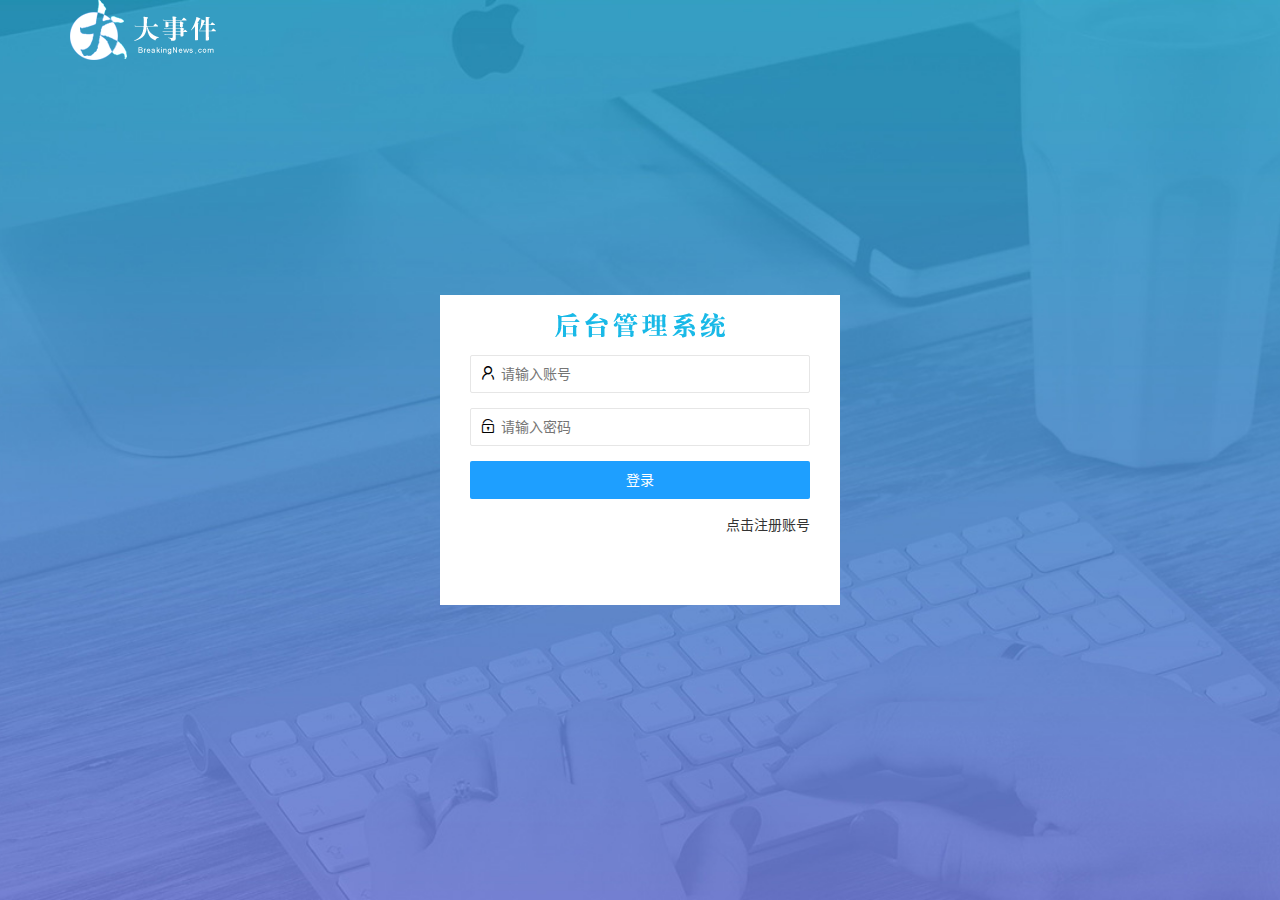
<file: login.html>
<!DOCTYPE html>
<html lang="zh-CN">

<head>
    <meta charset="UTF-8">
    <meta name="viewport" content="width=device-width, initial-scale=1.0">
    <title>大事件-登录/注册</title>
    <link rel="stylesheet" href="/assets/lib/layui/css/layui.css">
    <link rel="stylesheet" href="/assets/css/login.css">
</head>

<body>
    <!-- logo -->
    <div class="layui-main">
        <img src="/assets/images/logo.png">
    </div>
    <!-- 登录注册区域 -->
    <div class="loginAndRegBox">
        <div class="title-box"></div>
        <!-- 登录的div -->
        <div class="login-box">
            <form class="layui-form" action="" id="form_login">
                <div class="layui-form-item">
                    <i class="layui-icon layui-icon-username"></i>
                    <input type="text" name="username" required lay-verify="required" placeholder="请输入账号"
                        autocomplete="off" class="layui-input">
                </div>
                <div class="layui-form-item">
                    <i class="layui-icon layui-icon-password"></i>
                    <input type="text" name="password" required lay-verify="required|pwd" placeholder="请输入密码"
                        autocomplete="off" class="layui-input">
                </div>
                <div class="layui-form-item">
                    <button type="submit" class="layui-btn layui-btn-fluid layui-btn-normal" lay-submit
                        lay-filter="formDemo">登录</button>
                </div>
                <div class="layui-form-item">
                    <a href='Javascript:;' id="lik_reg">点击注册账号</a>
                </div>
            </form>

        </div>

        <!-- 注册的div -->
        <div class="reg-box" style="display: none;">
            <form class="layui-form" id="form_reg">
                <!-- 用户名 -->
                <div class="layui-form-item">
                    <i class="layui-icon layui-icon-username"></i>
                    <input type="text" name="username" required lay-verify="required" placeholder="请输入账号"
                        autocomplete="off" class="layui-input">
                </div>
                <!-- 密码 -->
                <div class="layui-form-item">
                    <i class="layui-icon layui-icon-password"></i>
                    <input type="text" name="password" required lay-verify="required|pwd" placeholder="请输入密码"
                        autocomplete="off" class="layui-input">
                </div>
                <!-- 确认密码 -->
                <div class="layui-form-item">
                    <i class="layui-icon layui-icon-password"></i>
                    <input type="" name="repassword" required lay-verify="required|pwd|repwd" placeholder="请确认密码"
                        autocomplete="off" class="layui-input">
                </div>
                <div class="layui-form-item">
                    <button type="submit" class="layui-btn layui-btn-fluid layui-btn-normal" lay-submit
                        lay-filter="formDemo">注册</button>
                </div>
                <div class="layui-form-item">
                    <a href='Javascript:;' id="link_login">点击登录账号</a>
                </div>
            </form>

        </div>
    </div>
    <script src="/assets/lib/layui/layui.all.js"></script>
    <script src="/assets/lib/jquery.js"></script>
    <script src="/assets/js/baseAPI.js"></script>
    <script src="/assets/js/login.js"></script>
</body>

</html>
</file>
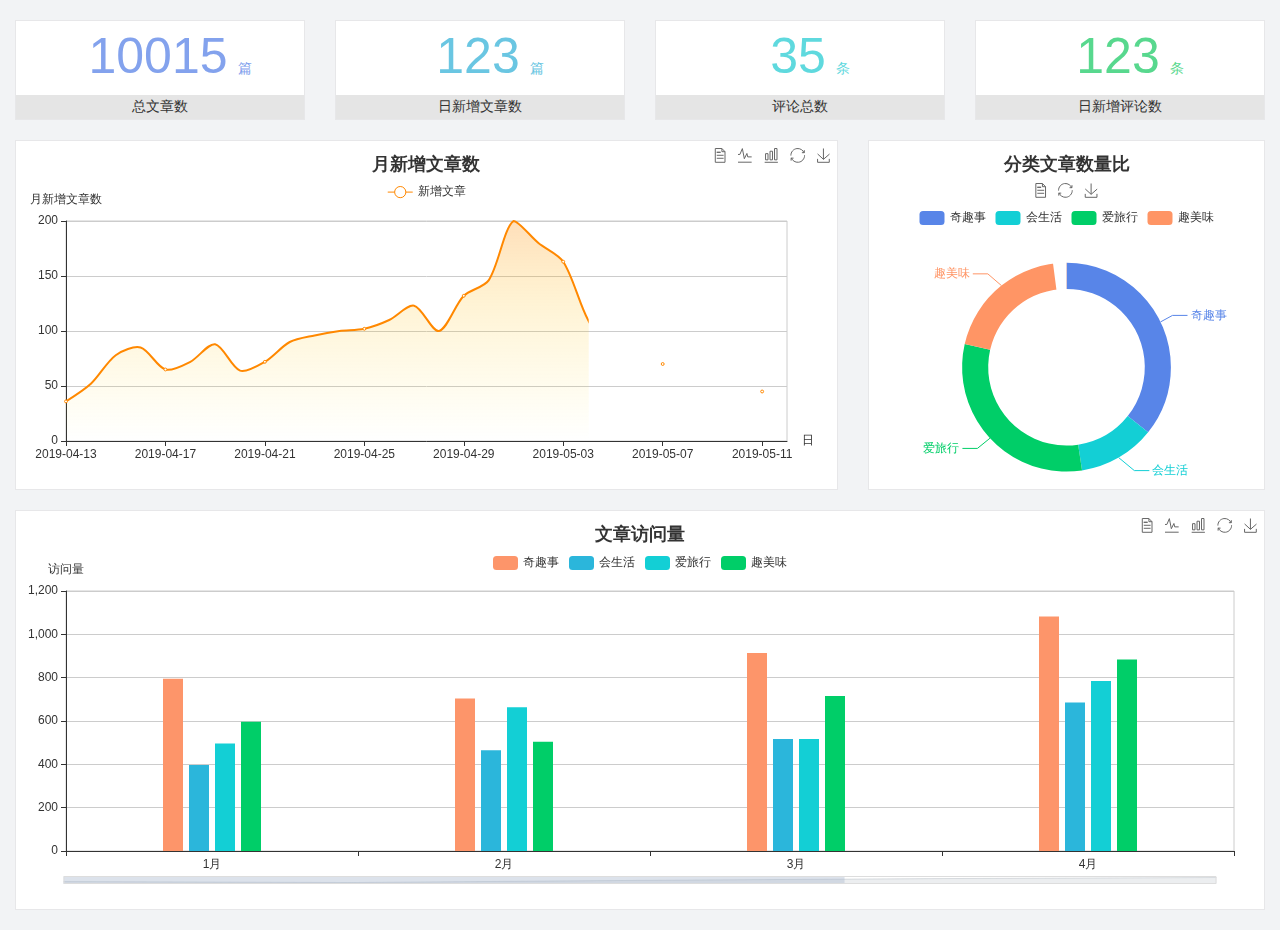
<file: home/dashboard.html>
<!DOCTYPE html>
<html lang="en">

<head>
  <meta charset="UTF-8">
  <meta name="viewport" content="width=device-width, initial-scale=1.0">
  <meta http-equiv="X-UA-Compatible" content="ie=edge">
  <title>图表统计</title>
  <link rel="stylesheet" href="../assets/lib/bootstrap.css" />
  <link rel="stylesheet" href="../assets/lib/main.css" />
  <script src="../assets/lib/jquery.js"></script>
  <script type="text/javascript" src="../assets/lib/echarts.min.js"></script>
</head>

<body>
  <div class="container-fluid">
    <div class="row spannel_list">
      <div class="col-sm-3 col-xs-6">
        <div class="spannel">
          <em>10015</em><span>篇</span>
          <b>总文章数</b>
        </div>
      </div>
      <div class="col-sm-3 col-xs-6">
        <div class="spannel scolor01">
          <em>123</em><span>篇</span>
          <b>日新增文章数</b>
        </div>
      </div>
      <div class="col-sm-3 col-xs-6">
        <div class="spannel scolor02">
          <em>35</em><span>条</span>
          <b>评论总数</b>
        </div>
      </div>
      <div class="col-sm-3 col-xs-6">
        <div class="spannel scolor03">
          <em>123</em><span>条</span>
          <b>日新增评论数</b>
        </div>
      </div>
    </div>
  </div>

  <div class="container-fluid">
    <div class="row curve-pie">
      <div class="col-lg-8 col-md-8">
        <div class="gragh_pannel" id="curve_show"></div>
      </div>
      <div class="col-lg-4 col-md-4">
        <div class="gragh_pannel" id="pie_show"></div>
      </div>
    </div>
  </div>

  <div class="container-fluid">
    <div class="column_pannel" id="column_show"></div>
  </div>

  <script>
    var oChart = echarts.init(document.getElementById('curve_show'));
    var aList_all = [
      { 'count': 36, 'date': '2019-04-13' },
      { 'count': 52, 'date': '2019-04-14' },
      { 'count': 78, 'date': '2019-04-15' },
      { 'count': 85, 'date': '2019-04-16' },
      { 'count': 65, 'date': '2019-04-17' },
      { 'count': 72, 'date': '2019-04-18' },
      { 'count': 88, 'date': '2019-04-19' },
      { 'count': 64, 'date': '2019-04-20' },
      { 'count': 72, 'date': '2019-04-21' },
      { 'count': 90, 'date': '2019-04-22' },
      { 'count': 96, 'date': '2019-04-23' },
      { 'count': 100, 'date': '2019-04-24' },
      { 'count': 102, 'date': '2019-04-25' },
      { 'count': 110, 'date': '2019-04-26' },
      { 'count': 123, 'date': '2019-04-27' },
      { 'count': 100, 'date': '2019-04-28' },
      { 'count': 132, 'date': '2019-04-29' },
      { 'count': 146, 'date': '2019-04-30' },
      { 'count': 200, 'date': '2019-05-01' },
      { 'count': 180, 'date': '2019-05-02' },
      { 'count': 163, 'date': '2019-05-03' },
      { 'count': 110, 'date': '2019-05-04' },
      { 'count': 80, 'date': '2019-05-05' },
      { 'count': 82, 'date': '2019-05-06' },
      { 'count': 70, 'date': '2019-05-07' },
      { 'count': 65, 'date': '2019-05-08' },
      { 'count': 54, 'date': '2019-05-09' },
      { 'count': 40, 'date': '2019-05-10' },
      { 'count': 45, 'date': '2019-05-11' },
      { 'count': 38, 'date': '2019-05-12' },
    ];

    let aCount = [];
    let aDate = [];

    for (var i = 0; i < aList_all.length; i++) {
      aCount.push(aList_all[i].count);
      aDate.push(aList_all[i].date);
    }

    var chartopt = {
      title: {
        text: '月新增文章数',
        left: 'center',
        top: '10'
      },
      tooltip: {
        trigger: 'axis'
      },
      legend: {
        data: ['新增文章'],
        top: '40'
      },
      toolbox: {
        show: true,
        feature: {
          mark: { show: true },
          dataView: { show: true, readOnly: false },
          magicType: { show: true, type: ['line', 'bar'] },
          restore: { show: true },
          saveAsImage: { show: true }
        }
      },
      calculable: true,
      xAxis: [
        {
          name: '日',
          type: 'category',
          boundaryGap: false,
          data: aDate
        }
      ],
      yAxis: [
        {
          name: '月新增文章数',
          type: 'value'
        }
      ],
      series: [
        {
          name: '新增文章',
          type: 'line',
          smooth: true,
          itemStyle: { normal: { areaStyle: { type: 'default' }, color: '#f80' }, lineStyle: { color: '#f80' } },
          data: aCount
        }],
      areaStyle: {
        normal: {
          color: new echarts.graphic.LinearGradient(0, 0, 0, 1, [{
            offset: 0,
            color: 'rgba(255,136,0,0.39)'
          }, {
            offset: .34,
            color: 'rgba(255,180,0,0.25)'
          }, {
            offset: 1,
            color: 'rgba(255,222,0,0.00)'
          }])

        }
      },
      grid: {
        show: true,
        x: 50,
        x2: 50,
        y: 80,
        height: 220
      }
    };

    oChart.setOption(chartopt);


    var oPie = echarts.init(document.getElementById('pie_show'));
    var oPieopt =
    {
      title: {
        top: 10,
        text: '分类文章数量比',
        x: 'center'
      },
      tooltip: {
        trigger: 'item',
        formatter: "{a} <br/>{b} : {c} ({d}%)"
      },
      color: ['#5885e8', '#13cfd5', '#00ce68', '#ff9565'],
      legend: {
        x: 'center',
        top: 65,
        data: ['奇趣事', '会生活', '爱旅行', '趣美味']
      },
      toolbox: {
        show: true,
        x: 'center',
        top: 35,
        feature: {
          mark: { show: true },
          dataView: { show: true, readOnly: false },
          magicType: {
            show: true,
            type: ['pie', 'funnel'],
            option: {
              funnel: {
                x: '25%',
                width: '50%',
                funnelAlign: 'left',
                max: 1548
              }
            }
          },
          restore: { show: true },
          saveAsImage: { show: true }
        }
      },
      calculable: true,
      series: [
        {
          name: '访问来源',
          type: 'pie',
          radius: ['45%', '60%'],
          center: ['50%', '65%'],
          data: [
            { value: 300, name: '奇趣事' },
            { value: 100, name: '会生活' },
            { value: 260, name: '爱旅行' },
            { value: 180, name: '趣美味' }
          ]
        }
      ]
    };
    oPie.setOption(oPieopt);



    var oColumn = this.echarts.init(document.getElementById('column_show'));
    var oColumnopt =
    {
      title: {
        text: '文章访问量',
        left: 'center',
        top: '10'
      },
      tooltip: {
        trigger: 'axis'
      },
      legend: {
        data: ['奇趣事', '会生活', '爱旅行', '趣美味'],
        top: '40'
      },
      toolbox: {
        show: true,
        feature: {
          mark: { show: true },
          dataView: { show: true, readOnly: false },
          magicType: { show: true, type: ['line', 'bar'] },
          restore: { show: true },
          saveAsImage: { show: true }
        }
      },
      calculable: true,
      xAxis: [
        {
          type: 'category',
          data: ['1月', '2月', '3月', '4月', '5月']
        }
      ],
      yAxis: [
        {
          name: '访问量',
          type: 'value'
        }
      ],
      series: [
        {
          name: '奇趣事',
          type: 'bar',
          barWidth: 20,
          itemStyle: {
            normal: { areaStyle: { type: 'default' }, color: '#fd956a' }
          },
          data: [800, 708, 920, 1090, 1200]
        },
        {
          name: '会生活',
          type: 'bar',
          barWidth: 20,
          itemStyle: {
            normal: { areaStyle: { type: 'default' }, color: '#2bb6db' }
          },
          data: [400, 468, 520, 690, 800]
        },
        {
          name: '爱旅行',
          type: 'bar',
          barWidth: 20,
          itemStyle: {
            normal: { areaStyle: { type: 'default' }, color: '#13cfd5' }
          },
          data: [500, 668, 520, 790, 900]
        },
        {
          name: '趣美味',
          type: 'bar',
          barWidth: 20,
          itemStyle: {
            normal: { areaStyle: { type: 'default' }, color: '#00ce68' }
          },
          data: [600, 508, 720, 890, 1000]
        }
      ],
      grid: {
        show: true,
        x: 50,
        x2: 30,
        y: 80,
        height: 260
      },
      dataZoom: [//给x轴设置滚动条
        {
          start: 0,//默认为0
          end: 100 - 1000 / 31,//默认为100
          type: 'slider',
          show: true,
          xAxisIndex: [0],
          handleSize: 0,//滑动条的 左右2个滑动条的大小
          height: 8,//组件高度
          left: 45, //左边的距离
          right: 50,//右边的距离
          bottom: 26,//右边的距离
          handleColor: '#ddd',//h滑动图标的颜色
          handleStyle: {
            borderColor: "#cacaca",
            borderWidth: "1",
            shadowBlur: 2,
            background: "#ddd",
            shadowColor: "#ddd",
          }
        }]
    };
    oColumn.setOption(oColumnopt);
  </script>
</body>

</html>
</file>
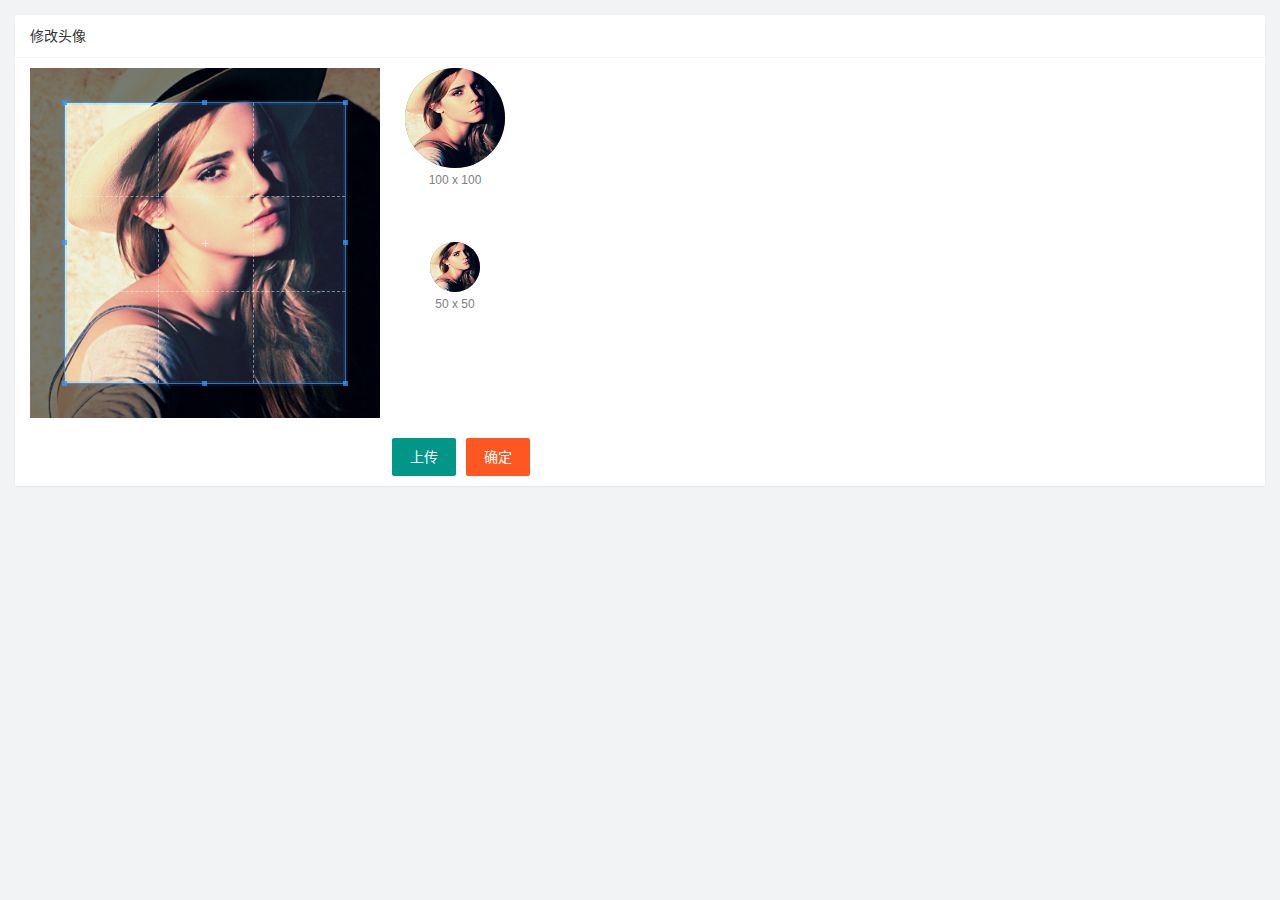
<file: user/user_avatar.html>
<!DOCTYPE html>
<html lang="zh-CN">

<head>
    <meta charset="UTF-8">
    <meta name="viewport" content="width=device-width, initial-scale=1.0">
    <title>Document</title>
    <link rel="stylesheet" href="/assets/lib/layui/css/layui.css">
    <link rel="stylesheet" href="/assets/css/user/user_avatar.css">
    <link rel="stylesheet" href="/assets/lib/cropper/cropper.css" />
</head>

<body>
    <div class="layui-card">
        <div class="layui-card-header">修改头像</div>
        <div class="layui-card-body">
            <!-- 第一行 -->
            <div class="row1">
                <!-- 图片裁剪区域 -->
                <div class="cropper-box">
                    <img id="image" src="/assets/images/sample.jpg" />
                </div>
                <!-- 图片的预览区域 -->
                <div class="preview-box">
                    <div>
                        <!-- 宽高为 100px 的预览区域 -->
                        <div class="img-preview w100"></div>
                        <p class="size">100 x 100</p>
                    </div>
                    <div>
                        <!-- 宽高为 50px 的预览区域 -->
                        <div class="img-preview w50"></div>
                        <p class="size">50 x 50</p>
                    </div>
                </div>
            </div>

            <!-- 第二行的按钮区域 -->
            <div class="row2">
                <input id="file" type="file" accept="image/png,image/jpeg" style="display: none;">
                <button id="btnChooseImage" type="button" class="layui-btn">上传</button>
                <button id="btnUpload" type="button" class="layui-btn layui-btn-danger">确定</button>
            </div>
        </div>
        <script src="/assets/lib/jquery.js"></script>
        <script src="/assets/lib/cropper/Cropper.js"></script>
        <script src="/assets/lib/cropper/jquery-cropper.js"></script>
        <script src="/assets/lib/layui/layui.all.js"></script>
        <script src="/assets/js/baseAPI.js"></script>
        <script src="/assets/js/user/user_avatar.js"></script>
</body>

</html>
</file>
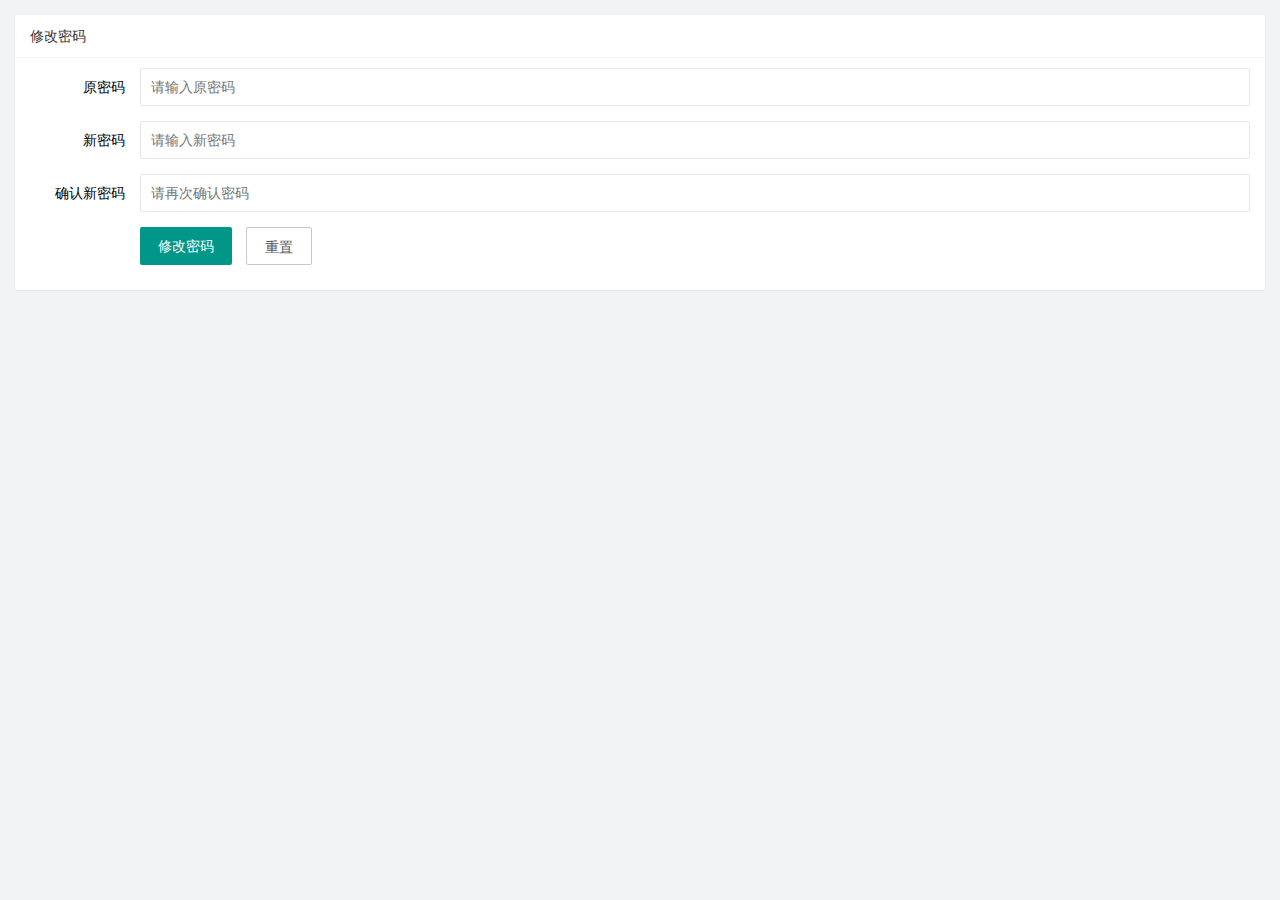
<file: user/user_pwd.html>
<!DOCTYPE html>
<html lang="en">

<head>
    <meta charset="UTF-8" />
    <meta name="viewport" content="width=device-width, initial-scale=1.0" />
    <title>Document</title>
    <link rel="stylesheet" href="/assets/lib/layui/css/layui.css" />
    <link rel="stylesheet" href="/assets/css/user/user_pwd.css" />
</head>

<body>
    <!-- 卡片区域 -->
    <div class="layui-card">
        <div class="layui-card-header">修改密码</div>
        <div class="layui-card-body">
            <form class="layui-form">
                <div class="layui-form-item">
                    <label class="layui-form-label">原密码</label>
                    <div class="layui-input-block">
                        <input type="password" name="oldPwd" required lay-verify="required|pwd" placeholder="请输入原密码"
                            autocomplete="off" class="layui-input" />
                    </div>
                </div>
                <div class="layui-form-item">
                    <label class="layui-form-label">新密码</label>
                    <div class="layui-input-block">
                        <input type="password" name="newPwd" required lay-verify="required|pwd|samePwd"
                            placeholder="请输入新密码" autocomplete="off" class="layui-input" />
                    </div>
                </div>
                <div class="layui-form-item">
                    <label class="layui-form-label">确认新密码</label>
                    <div class="layui-input-block">
                        <input type="password" name="rePwd" required lay-verify="required|pwd|rePwd"
                            placeholder="请再次确认密码" autocomplete="off" class="layui-input" />
                    </div>
                </div>
                <div class="layui-form-item">
                    <div class="layui-input-block">
                        <button class="layui-btn" lay-submit lay-filter="formDemo">修改密码</button>
                        <button type="reset" class="layui-btn layui-btn-primary">重置</button>
                    </div>
                </div>
            </form>
        </div>
    </div>

    <script src="/assets/lib/layui/layui.all.js"></script>
    <script src="/assets/lib/jquery.js"></script>
    <script src="/assets/js/baseAPI.js"></script>
    <script src="/assets/js/user/user_pwd.js"></script>
</body>

</html>
</file>
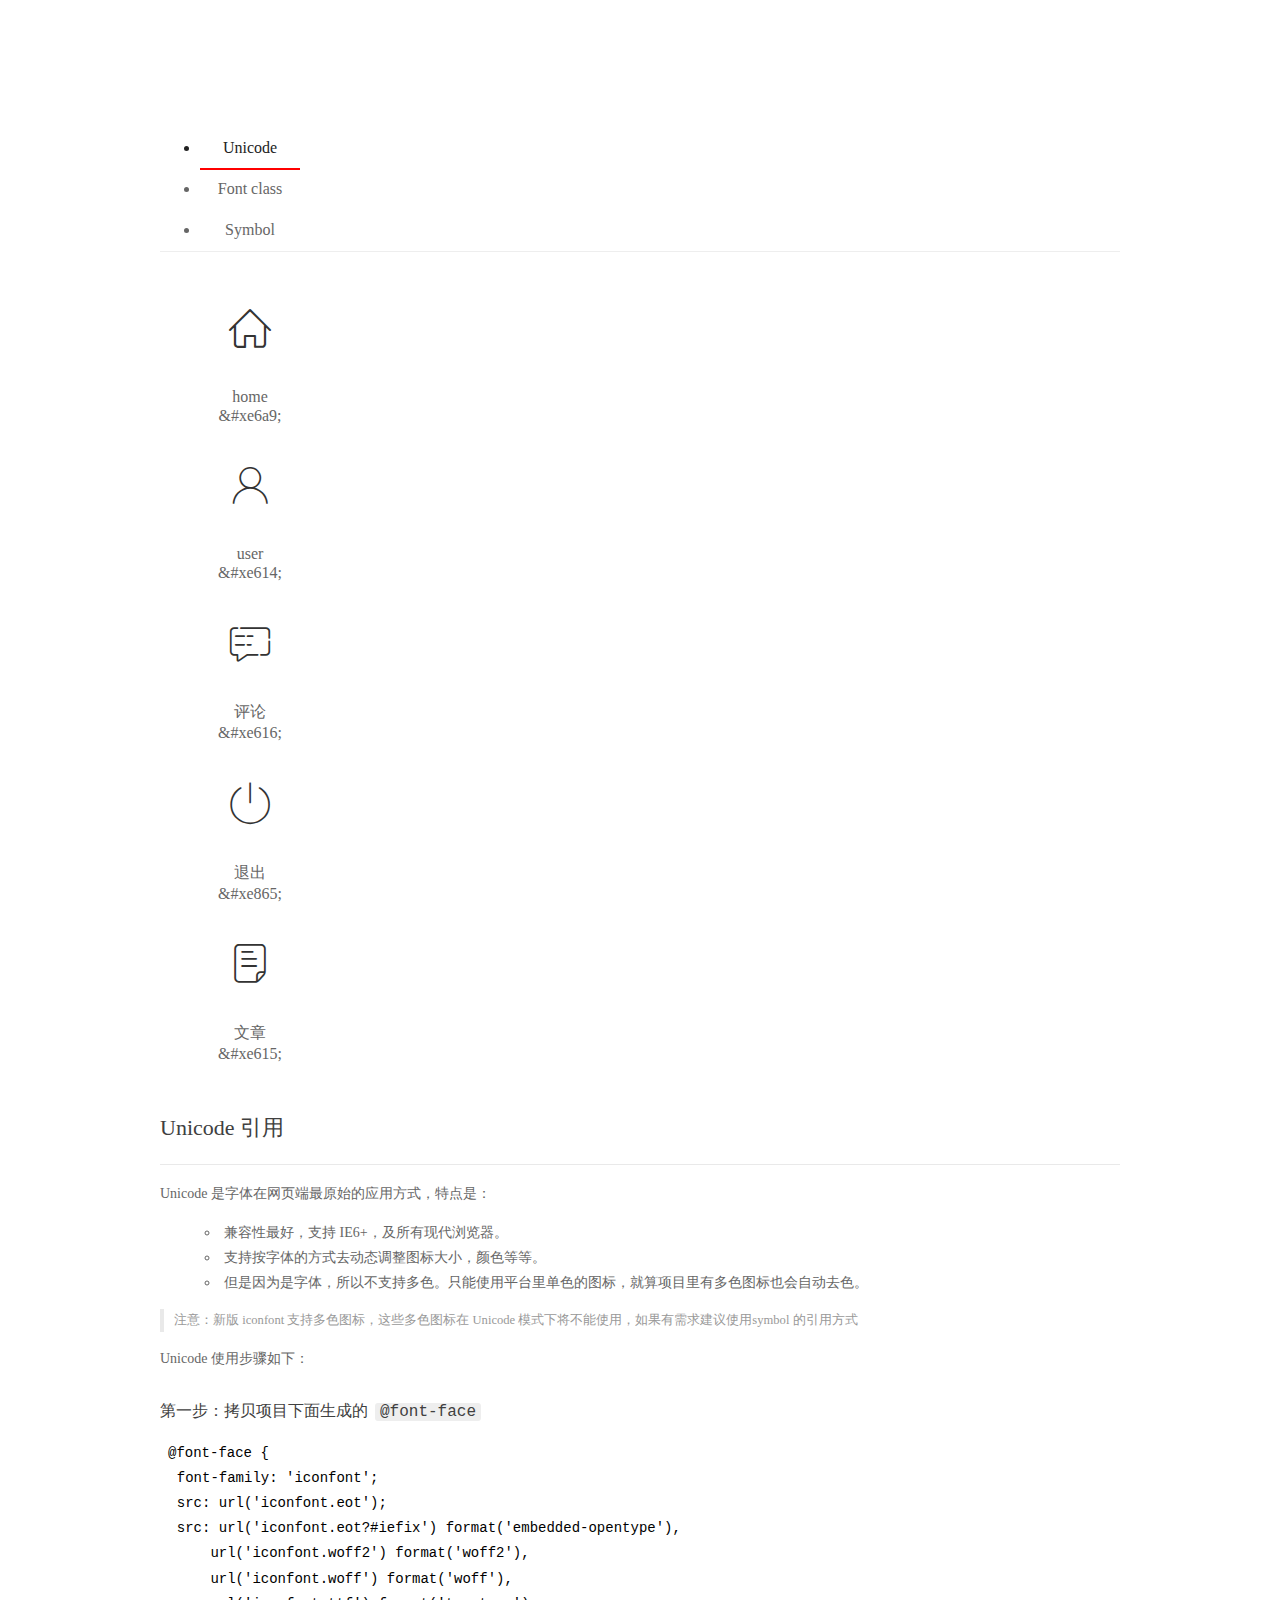
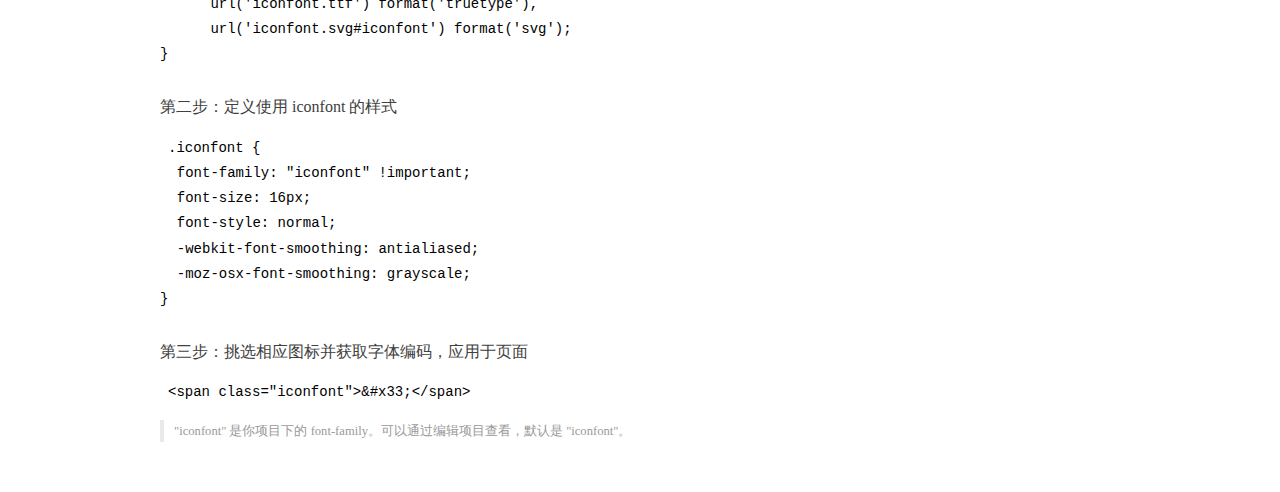
<file: assets/fonts/demo_index.html>
<!DOCTYPE html>
<html>
<head>
  <meta charset="utf-8"/>
  <title>IconFont Demo</title>
  <link rel="shortcut icon" href="https://gtms04.alicdn.com/tps/i4/TB1_oz6GVXXXXaFXpXXJDFnIXXX-64-64.ico" type="image/x-icon"/>
  <link rel="stylesheet" href="https://g.alicdn.com/thx/cube/1.3.2/cube.min.css">
  <link rel="stylesheet" href="demo.css">
  <link rel="stylesheet" href="iconfont.css">
  <script src="iconfont.js"></script>
  <!-- jQuery -->
  <script src="https://a1.alicdn.com/oss/uploads/2018/12/26/7bfddb60-08e8-11e9-9b04-53e73bb6408b.js"></script>
  <!-- 代码高亮 -->
  <script src="https://a1.alicdn.com/oss/uploads/2018/12/26/a3f714d0-08e6-11e9-8a15-ebf944d7534c.js"></script>
</head>
<body>
  <div class="main">
    <h1 class="logo"><a href="https://www.iconfont.cn/" title="iconfont 首页" target="_blank">&#xe86b;</a></h1>
    <div class="nav-tabs">
      <ul id="tabs" class="dib-box">
        <li class="dib active"><span>Unicode</span></li>
        <li class="dib"><span>Font class</span></li>
        <li class="dib"><span>Symbol</span></li>
      </ul>
      
    </div>
    <div class="tab-container">
      <div class="content unicode" style="display: block;">
          <ul class="icon_lists dib-box">
          
            <li class="dib">
              <span class="icon iconfont">&#xe6a9;</span>
                <div class="name">home</div>
                <div class="code-name">&amp;#xe6a9;</div>
              </li>
          
            <li class="dib">
              <span class="icon iconfont">&#xe614;</span>
                <div class="name">user</div>
                <div class="code-name">&amp;#xe614;</div>
              </li>
          
            <li class="dib">
              <span class="icon iconfont">&#xe616;</span>
                <div class="name">评论</div>
                <div class="code-name">&amp;#xe616;</div>
              </li>
          
            <li class="dib">
              <span class="icon iconfont">&#xe865;</span>
                <div class="name">退出</div>
                <div class="code-name">&amp;#xe865;</div>
              </li>
          
            <li class="dib">
              <span class="icon iconfont">&#xe615;</span>
                <div class="name">文章</div>
                <div class="code-name">&amp;#xe615;</div>
              </li>
          
          </ul>
          <div class="article markdown">
          <h2 id="unicode-">Unicode 引用</h2>
          <hr>

          <p>Unicode 是字体在网页端最原始的应用方式，特点是：</p>
          <ul>
            <li>兼容性最好，支持 IE6+，及所有现代浏览器。</li>
            <li>支持按字体的方式去动态调整图标大小，颜色等等。</li>
            <li>但是因为是字体，所以不支持多色。只能使用平台里单色的图标，就算项目里有多色图标也会自动去色。</li>
          </ul>
          <blockquote>
            <p>注意：新版 iconfont 支持多色图标，这些多色图标在 Unicode 模式下将不能使用，如果有需求建议使用symbol 的引用方式</p>
          </blockquote>
          <p>Unicode 使用步骤如下：</p>
          <h3 id="-font-face">第一步：拷贝项目下面生成的 <code>@font-face</code></h3>
<pre><code class="language-css"
>@font-face {
  font-family: 'iconfont';
  src: url('iconfont.eot');
  src: url('iconfont.eot?#iefix') format('embedded-opentype'),
      url('iconfont.woff2') format('woff2'),
      url('iconfont.woff') format('woff'),
      url('iconfont.ttf') format('truetype'),
      url('iconfont.svg#iconfont') format('svg');
}
</code></pre>
          <h3 id="-iconfont-">第二步：定义使用 iconfont 的样式</h3>
<pre><code class="language-css"
>.iconfont {
  font-family: "iconfont" !important;
  font-size: 16px;
  font-style: normal;
  -webkit-font-smoothing: antialiased;
  -moz-osx-font-smoothing: grayscale;
}
</code></pre>
          <h3 id="-">第三步：挑选相应图标并获取字体编码，应用于页面</h3>
<pre>
<code class="language-html"
>&lt;span class="iconfont"&gt;&amp;#x33;&lt;/span&gt;
</code></pre>
          <blockquote>
            <p>"iconfont" 是你项目下的 font-family。可以通过编辑项目查看，默认是 "iconfont"。</p>
          </blockquote>
          </div>
      </div>
      <div class="content font-class">
        <ul class="icon_lists dib-box">
          
          <li class="dib">
            <span class="icon iconfont icon-home"></span>
            <div class="name">
              home
            </div>
            <div class="code-name">.icon-home
            </div>
          </li>
          
          <li class="dib">
            <span class="icon iconfont icon-user"></span>
            <div class="name">
              user
            </div>
            <div class="code-name">.icon-user
            </div>
          </li>
          
          <li class="dib">
            <span class="icon iconfont icon-pinglun"></span>
            <div class="name">
              评论
            </div>
            <div class="code-name">.icon-pinglun
            </div>
          </li>
          
          <li class="dib">
            <span class="icon iconfont icon-tuichu"></span>
            <div class="name">
              退出
            </div>
            <div class="code-name">.icon-tuichu
            </div>
          </li>
          
          <li class="dib">
            <span class="icon iconfont icon-16"></span>
            <div class="name">
              文章
            </div>
            <div class="code-name">.icon-16
            </div>
          </li>
          
        </ul>
        <div class="article markdown">
        <h2 id="font-class-">font-class 引用</h2>
        <hr>

        <p>font-class 是 Unicode 使用方式的一种变种，主要是解决 Unicode 书写不直观，语意不明确的问题。</p>
        <p>与 Unicode 使用方式相比，具有如下特点：</p>
        <ul>
          <li>兼容性良好，支持 IE8+，及所有现代浏览器。</li>
          <li>相比于 Unicode 语意明确，书写更直观。可以很容易分辨这个 icon 是什么。</li>
          <li>因为使用 class 来定义图标，所以当要替换图标时，只需要修改 class 里面的 Unicode 引用。</li>
          <li>不过因为本质上还是使用的字体，所以多色图标还是不支持的。</li>
        </ul>
        <p>使用步骤如下：</p>
        <h3 id="-fontclass-">第一步：引入项目下面生成的 fontclass 代码：</h3>
<pre><code class="language-html">&lt;link rel="stylesheet" href="./iconfont.css"&gt;
</code></pre>
        <h3 id="-">第二步：挑选相应图标并获取类名，应用于页面：</h3>
<pre><code class="language-html">&lt;span class="iconfont icon-xxx"&gt;&lt;/span&gt;
</code></pre>
        <blockquote>
          <p>"
            iconfont" 是你项目下的 font-family。可以通过编辑项目查看，默认是 "iconfont"。</p>
        </blockquote>
      </div>
      </div>
      <div class="content symbol">
          <ul class="icon_lists dib-box">
          
            <li class="dib">
                <svg class="icon svg-icon" aria-hidden="true">
                  <use xlink:href="#icon-home"></use>
                </svg>
                <div class="name">home</div>
                <div class="code-name">#icon-home</div>
            </li>
          
            <li class="dib">
                <svg class="icon svg-icon" aria-hidden="true">
                  <use xlink:href="#icon-user"></use>
                </svg>
                <div class="name">user</div>
                <div class="code-name">#icon-user</div>
            </li>
          
            <li class="dib">
                <svg class="icon svg-icon" aria-hidden="true">
                  <use xlink:href="#icon-pinglun"></use>
                </svg>
                <div class="name">评论</div>
                <div class="code-name">#icon-pinglun</div>
            </li>
          
            <li class="dib">
                <svg class="icon svg-icon" aria-hidden="true">
                  <use xlink:href="#icon-tuichu"></use>
                </svg>
                <div class="name">退出</div>
                <div class="code-name">#icon-tuichu</div>
            </li>
          
            <li class="dib">
                <svg class="icon svg-icon" aria-hidden="true">
                  <use xlink:href="#icon-16"></use>
                </svg>
                <div class="name">文章</div>
                <div class="code-name">#icon-16</div>
            </li>
          
          </ul>
          <div class="article markdown">
          <h2 id="symbol-">Symbol 引用</h2>
          <hr>

          <p>这是一种全新的使用方式，应该说这才是未来的主流，也是平台目前推荐的用法。相关介绍可以参考这篇<a href="">文章</a>
            这种用法其实是做了一个 SVG 的集合，与另外两种相比具有如下特点：</p>
          <ul>
            <li>支持多色图标了，不再受单色限制。</li>
            <li>通过一些技巧，支持像字体那样，通过 <code>font-size</code>, <code>color</code> 来调整样式。</li>
            <li>兼容性较差，支持 IE9+，及现代浏览器。</li>
            <li>浏览器渲染 SVG 的性能一般，还不如 png。</li>
          </ul>
          <p>使用步骤如下：</p>
          <h3 id="-symbol-">第一步：引入项目下面生成的 symbol 代码：</h3>
<pre><code class="language-html">&lt;script src="./iconfont.js"&gt;&lt;/script&gt;
</code></pre>
          <h3 id="-css-">第二步：加入通用 CSS 代码（引入一次就行）：</h3>
<pre><code class="language-html">&lt;style&gt;
.icon {
  width: 1em;
  height: 1em;
  vertical-align: -0.15em;
  fill: currentColor;
  overflow: hidden;
}
&lt;/style&gt;
</code></pre>
          <h3 id="-">第三步：挑选相应图标并获取类名，应用于页面：</h3>
<pre><code class="language-html">&lt;svg class="icon" aria-hidden="true"&gt;
  &lt;use xlink:href="#icon-xxx"&gt;&lt;/use&gt;
&lt;/svg&gt;
</code></pre>
          </div>
      </div>

    </div>
  </div>
  <script>
  $(document).ready(function () {
      $('.tab-container .content:first').show()

      $('#tabs li').click(function (e) {
        var tabContent = $('.tab-container .content')
        var index = $(this).index()

        if ($(this).hasClass('active')) {
          return
        } else {
          $('#tabs li').removeClass('active')
          $(this).addClass('active')

          tabContent.hide().eq(index).fadeIn()
        }
      })
    })
  </script>
</body>
</html>
</file>
<file: assets/lib/layui/css/layui.css>
/** layui-v2.5.5 MIT License By https://www.layui.com */
 .layui-inline,img{display:inline-block;vertical-align:middle}h1,h2,h3,h4,h5,h6{font-weight:400}.layui-edge,.layui-header,.layui-inline,.layui-main{position:relative}.layui-body,.layui-edge,.layui-elip{overflow:hidden}.layui-btn,.layui-edge,.layui-inline,img{vertical-align:middle}.layui-btn,.layui-disabled,.layui-icon,.layui-unselect{-moz-user-select:none;-webkit-user-select:none;-ms-user-select:none}.layui-elip,.layui-form-checkbox span,.layui-form-pane .layui-form-label{text-overflow:ellipsis;white-space:nowrap}.layui-breadcrumb,.layui-tree-btnGroup{visibility:hidden}blockquote,body,button,dd,div,dl,dt,form,h1,h2,h3,h4,h5,h6,input,li,ol,p,pre,td,textarea,th,ul{margin:0;padding:0;-webkit-tap-highlight-color:rgba(0,0,0,0)}a:active,a:hover{outline:0}img{border:none}li{list-style:none}table{border-collapse:collapse;border-spacing:0}h4,h5,h6{font-size:100%}button,input,optgroup,option,select,textarea{font-family:inherit;font-size:inherit;font-style:inherit;font-weight:inherit;outline:0}pre{white-space:pre-wrap;white-space:-moz-pre-wrap;white-space:-pre-wrap;white-space:-o-pre-wrap;word-wrap:break-word}body{line-height:24px;font:14px Helvetica Neue,Helvetica,PingFang SC,Tahoma,Arial,sans-serif}hr{height:1px;margin:10px 0;border:0;clear:both}a{color:#333;text-decoration:none}a:hover{color:#777}a cite{font-style:normal;*cursor:pointer}.layui-border-box,.layui-border-box *{box-sizing:border-box}.layui-box,.layui-box *{box-sizing:content-box}.layui-clear{clear:both;*zoom:1}.layui-clear:after{content:'\20';clear:both;*zoom:1;display:block;height:0}.layui-inline{*display:inline;*zoom:1}.layui-edge{display:inline-block;width:0;height:0;border-width:6px;border-style:dashed;border-color:transparent}.layui-edge-top{top:-4px;border-bottom-color:#999;border-bottom-style:solid}.layui-edge-right{border-left-color:#999;border-left-style:solid}.layui-edge-bottom{top:2px;border-top-color:#999;border-top-style:solid}.layui-edge-left{border-right-color:#999;border-right-style:solid}.layui-disabled,.layui-disabled:hover{color:#d2d2d2!important;cursor:not-allowed!important}.layui-circle{border-radius:100%}.layui-show{display:block!important}.layui-hide{display:none!important}@font-face{font-family:layui-icon;src:url(../font/iconfont.eot?v=250);src:url(../font/iconfont.eot?v=250#iefix) format('embedded-opentype'),url(../font/iconfont.woff2?v=250) format('woff2'),url(../font/iconfont.woff?v=250) format('woff'),url(../font/iconfont.ttf?v=250) format('truetype'),url(../font/iconfont.svg?v=250#layui-icon) format('svg')}.layui-icon{font-family:layui-icon!important;font-size:16px;font-style:normal;-webkit-font-smoothing:antialiased;-moz-osx-font-smoothing:grayscale}.layui-icon-reply-fill:before{content:"\e611"}.layui-icon-set-fill:before{content:"\e614"}.layui-icon-menu-fill:before{content:"\e60f"}.layui-icon-search:before{content:"\e615"}.layui-icon-share:before{content:"\e641"}.layui-icon-set-sm:before{content:"\e620"}.layui-icon-engine:before{content:"\e628"}.layui-icon-close:before{content:"\1006"}.layui-icon-close-fill:before{content:"\1007"}.layui-icon-chart-screen:before{content:"\e629"}.layui-icon-star:before{content:"\e600"}.layui-icon-circle-dot:before{content:"\e617"}.layui-icon-chat:before{content:"\e606"}.layui-icon-release:before{content:"\e609"}.layui-icon-list:before{content:"\e60a"}.layui-icon-chart:before{content:"\e62c"}.layui-icon-ok-circle:before{content:"\1005"}.layui-icon-layim-theme:before{content:"\e61b"}.layui-icon-table:before{content:"\e62d"}.layui-icon-right:before{content:"\e602"}.layui-icon-left:before{content:"\e603"}.layui-icon-cart-simple:before{content:"\e698"}.layui-icon-face-cry:before{content:"\e69c"}.layui-icon-face-smile:before{content:"\e6af"}.layui-icon-survey:before{content:"\e6b2"}.layui-icon-tree:before{content:"\e62e"}.layui-icon-upload-circle:before{content:"\e62f"}.layui-icon-add-circle:before{content:"\e61f"}.layui-icon-download-circle:before{content:"\e601"}.layui-icon-templeate-1:before{content:"\e630"}.layui-icon-util:before{content:"\e631"}.layui-icon-face-surprised:before{content:"\e664"}.layui-icon-edit:before{content:"\e642"}.layui-icon-speaker:before{content:"\e645"}.layui-icon-down:before{content:"\e61a"}.layui-icon-file:before{content:"\e621"}.layui-icon-layouts:before{content:"\e632"}.layui-icon-rate-half:before{content:"\e6c9"}.layui-icon-add-circle-fine:before{content:"\e608"}.layui-icon-prev-circle:before{content:"\e633"}.layui-icon-read:before{content:"\e705"}.layui-icon-404:before{content:"\e61c"}.layui-icon-carousel:before{content:"\e634"}.layui-icon-help:before{content:"\e607"}.layui-icon-code-circle:before{content:"\e635"}.layui-icon-water:before{content:"\e636"}.layui-icon-username:before{content:"\e66f"}.layui-icon-find-fill:before{content:"\e670"}.layui-icon-about:before{content:"\e60b"}.layui-icon-location:before{content:"\e715"}.layui-icon-up:before{content:"\e619"}.layui-icon-pause:before{content:"\e651"}.layui-icon-date:before{content:"\e637"}.layui-icon-layim-uploadfile:before{content:"\e61d"}.layui-icon-delete:before{content:"\e640"}.layui-icon-play:before{content:"\e652"}.layui-icon-top:before{content:"\e604"}.layui-icon-friends:before{content:"\e612"}.layui-icon-refresh-3:before{content:"\e9aa"}.layui-icon-ok:before{content:"\e605"}.layui-icon-layer:before{content:"\e638"}.layui-icon-face-smile-fine:before{content:"\e60c"}.layui-icon-dollar:before{content:"\e659"}.layui-icon-group:before{content:"\e613"}.layui-icon-layim-download:before{content:"\e61e"}.layui-icon-picture-fine:before{content:"\e60d"}.layui-icon-link:before{content:"\e64c"}.layui-icon-diamond:before{content:"\e735"}.layui-icon-log:before{content:"\e60e"}.layui-icon-rate-solid:before{content:"\e67a"}.layui-icon-fonts-del:before{content:"\e64f"}.layui-icon-unlink:before{content:"\e64d"}.layui-icon-fonts-clear:before{content:"\e639"}.layui-icon-triangle-r:before{content:"\e623"}.layui-icon-circle:before{content:"\e63f"}.layui-icon-radio:before{content:"\e643"}.layui-icon-align-center:before{content:"\e647"}.layui-icon-align-right:before{content:"\e648"}.layui-icon-align-left:before{content:"\e649"}.layui-icon-loading-1:before{content:"\e63e"}.layui-icon-return:before{content:"\e65c"}.layui-icon-fonts-strong:before{content:"\e62b"}.layui-icon-upload:before{content:"\e67c"}.layui-icon-dialogue:before{content:"\e63a"}.layui-icon-video:before{content:"\e6ed"}.layui-icon-headset:before{content:"\e6fc"}.layui-icon-cellphone-fine:before{content:"\e63b"}.layui-icon-add-1:before{content:"\e654"}.layui-icon-face-smile-b:before{content:"\e650"}.layui-icon-fonts-html:before{content:"\e64b"}.layui-icon-form:before{content:"\e63c"}.layui-icon-cart:before{content:"\e657"}.layui-icon-camera-fill:before{content:"\e65d"}.layui-icon-tabs:before{content:"\e62a"}.layui-icon-fonts-code:before{content:"\e64e"}.layui-icon-fire:before{content:"\e756"}.layui-icon-set:before{content:"\e716"}.layui-icon-fonts-u:before{content:"\e646"}.layui-icon-triangle-d:before{content:"\e625"}.layui-icon-tips:before{content:"\e702"}.layui-icon-picture:before{content:"\e64a"}.layui-icon-more-vertical:before{content:"\e671"}.layui-icon-flag:before{content:"\e66c"}.layui-icon-loading:before{content:"\e63d"}.layui-icon-fonts-i:before{content:"\e644"}.layui-icon-refresh-1:before{content:"\e666"}.layui-icon-rmb:before{content:"\e65e"}.layui-icon-home:before{content:"\e68e"}.layui-icon-user:before{content:"\e770"}.layui-icon-notice:before{content:"\e667"}.layui-icon-login-weibo:before{content:"\e675"}.layui-icon-voice:before{content:"\e688"}.layui-icon-upload-drag:before{content:"\e681"}.layui-icon-login-qq:before{content:"\e676"}.layui-icon-snowflake:before{content:"\e6b1"}.layui-icon-file-b:before{content:"\e655"}.layui-icon-template:before{content:"\e663"}.layui-icon-auz:before{content:"\e672"}.layui-icon-console:before{content:"\e665"}.layui-icon-app:before{content:"\e653"}.layui-icon-prev:before{content:"\e65a"}.layui-icon-website:before{content:"\e7ae"}.layui-icon-next:before{content:"\e65b"}.layui-icon-component:before{content:"\e857"}.layui-icon-more:before{content:"\e65f"}.layui-icon-login-wechat:before{content:"\e677"}.layui-icon-shrink-right:before{content:"\e668"}.layui-icon-spread-left:before{content:"\e66b"}.layui-icon-camera:before{content:"\e660"}.layui-icon-note:before{content:"\e66e"}.layui-icon-refresh:before{content:"\e669"}.layui-icon-female:before{content:"\e661"}.layui-icon-male:before{content:"\e662"}.layui-icon-password:before{content:"\e673"}.layui-icon-senior:before{content:"\e674"}.layui-icon-theme:before{content:"\e66a"}.layui-icon-tread:before{content:"\e6c5"}.layui-icon-praise:before{content:"\e6c6"}.layui-icon-star-fill:before{content:"\e658"}.layui-icon-rate:before{content:"\e67b"}.layui-icon-template-1:before{content:"\e656"}.layui-icon-vercode:before{content:"\e679"}.layui-icon-cellphone:before{content:"\e678"}.layui-icon-screen-full:before{content:"\e622"}.layui-icon-screen-restore:before{content:"\e758"}.layui-icon-cols:before{content:"\e610"}.layui-icon-export:before{content:"\e67d"}.layui-icon-print:before{content:"\e66d"}.layui-icon-slider:before{content:"\e714"}.layui-icon-addition:before{content:"\e624"}.layui-icon-subtraction:before{content:"\e67e"}.layui-icon-service:before{content:"\e626"}.layui-icon-transfer:before{content:"\e691"}.layui-main{width:1140px;margin:0 auto}.layui-header{z-index:1000;height:60px}.layui-header a:hover{transition:all .5s;-webkit-transition:all .5s}.layui-side{position:fixed;left:0;top:0;bottom:0;z-index:999;width:200px;overflow-x:hidden}.layui-side-scroll{position:relative;width:220px;height:100%;overflow-x:hidden}.layui-body{position:absolute;left:200px;right:0;top:0;bottom:0;z-index:998;width:auto;overflow-y:auto;box-sizing:border-box}.layui-layout-body{overflow:hidden}.layui-layout-admin .layui-header{background-color:#23262E}.layui-layout-admin .layui-side{top:60px;width:200px;overflow-x:hidden}.layui-layout-admin .layui-body{position:fixed;top:60px;bottom:44px}.layui-layout-admin .layui-main{width:auto;margin:0 15px}.layui-layout-admin .layui-footer{position:fixed;left:200px;right:0;bottom:0;height:44px;line-height:44px;padding:0 15px;background-color:#eee}.layui-layout-admin .layui-logo{position:absolute;left:0;top:0;width:200px;height:100%;line-height:60px;text-align:center;color:#009688;font-size:16px}.layui-layout-admin .layui-header .layui-nav{background:0 0}.layui-layout-left{position:absolute!important;left:200px;top:0}.layui-layout-right{position:absolute!important;right:0;top:0}.layui-container{position:relative;margin:0 auto;padding:0 15px;box-sizing:border-box}.layui-fluid{position:relative;margin:0 auto;padding:0 15px}.layui-row:after,.layui-row:before{content:'';display:block;clear:both}.layui-col-lg1,.layui-col-lg10,.layui-col-lg11,.layui-col-lg12,.layui-col-lg2,.layui-col-lg3,.layui-col-lg4,.layui-col-lg5,.layui-col-lg6,.layui-col-lg7,.layui-col-lg8,.layui-col-lg9,.layui-col-md1,.layui-col-md10,.layui-col-md11,.layui-col-md12,.layui-col-md2,.layui-col-md3,.layui-col-md4,.layui-col-md5,.layui-col-md6,.layui-col-md7,.layui-col-md8,.layui-col-md9,.layui-col-sm1,.layui-col-sm10,.layui-col-sm11,.layui-col-sm12,.layui-col-sm2,.layui-col-sm3,.layui-col-sm4,.layui-col-sm5,.layui-col-sm6,.layui-col-sm7,.layui-col-sm8,.layui-col-sm9,.layui-col-xs1,.layui-col-xs10,.layui-col-xs11,.layui-col-xs12,.layui-col-xs2,.layui-col-xs3,.layui-col-xs4,.layui-col-xs5,.layui-col-xs6,.layui-col-xs7,.layui-col-xs8,.layui-col-xs9{position:relative;display:block;box-sizing:border-box}.layui-col-xs1,.layui-col-xs10,.layui-col-xs11,.layui-col-xs12,.layui-col-xs2,.layui-col-xs3,.layui-col-xs4,.layui-col-xs5,.layui-col-xs6,.layui-col-xs7,.layui-col-xs8,.layui-col-xs9{float:left}.layui-col-xs1{width:8.33333333%}.layui-col-xs2{width:16.66666667%}.layui-col-xs3{width:25%}.layui-col-xs4{width:33.33333333%}.layui-col-xs5{width:41.66666667%}.layui-col-xs6{width:50%}.layui-col-xs7{width:58.33333333%}.layui-col-xs8{width:66.66666667%}.layui-col-xs9{width:75%}.layui-col-xs10{width:83.33333333%}.layui-col-xs11{width:91.66666667%}.layui-col-xs12{width:100%}.layui-col-xs-offset1{margin-left:8.33333333%}.layui-col-xs-offset2{margin-left:16.66666667%}.layui-col-xs-offset3{margin-left:25%}.layui-col-xs-offset4{margin-left:33.33333333%}.layui-col-xs-offset5{margin-left:41.66666667%}.layui-col-xs-offset6{margin-left:50%}.layui-col-xs-offset7{margin-left:58.33333333%}.layui-col-xs-offset8{margin-left:66.66666667%}.layui-col-xs-offset9{margin-left:75%}.layui-col-xs-offset10{margin-left:83.33333333%}.layui-col-xs-offset11{margin-left:91.66666667%}.layui-col-xs-offset12{margin-left:100%}@media screen and (max-width:768px){.layui-hide-xs{display:none!important}.layui-show-xs-block{display:block!important}.layui-show-xs-inline{display:inline!important}.layui-show-xs-inline-block{display:inline-block!important}}@media screen and (min-width:768px){.layui-container{width:750px}.layui-hide-sm{display:none!important}.layui-show-sm-block{display:block!important}.layui-show-sm-inline{display:inline!important}.layui-show-sm-inline-block{display:inline-block!important}.layui-col-sm1,.layui-col-sm10,.layui-col-sm11,.layui-col-sm12,.layui-col-sm2,.layui-col-sm3,.layui-col-sm4,.layui-col-sm5,.layui-col-sm6,.layui-col-sm7,.layui-col-sm8,.layui-col-sm9{float:left}.layui-col-sm1{width:8.33333333%}.layui-col-sm2{width:16.66666667%}.layui-col-sm3{width:25%}.layui-col-sm4{width:33.33333333%}.layui-col-sm5{width:41.66666667%}.layui-col-sm6{width:50%}.layui-col-sm7{width:58.33333333%}.layui-col-sm8{width:66.66666667%}.layui-col-sm9{width:75%}.layui-col-sm10{width:83.33333333%}.layui-col-sm11{width:91.66666667%}.layui-col-sm12{width:100%}.layui-col-sm-offset1{margin-left:8.33333333%}.layui-col-sm-offset2{margin-left:16.66666667%}.layui-col-sm-offset3{margin-left:25%}.layui-col-sm-offset4{margin-left:33.33333333%}.layui-col-sm-offset5{margin-left:41.66666667%}.layui-col-sm-offset6{margin-left:50%}.layui-col-sm-offset7{margin-left:58.33333333%}.layui-col-sm-offset8{margin-left:66.66666667%}.layui-col-sm-offset9{margin-left:75%}.layui-col-sm-offset10{margin-left:83.33333333%}.layui-col-sm-offset11{margin-left:91.66666667%}.layui-col-sm-offset12{margin-left:100%}}@media screen and (min-width:992px){.layui-container{width:970px}.layui-hide-md{display:none!important}.layui-show-md-block{display:block!important}.layui-show-md-inline{display:inline!important}.layui-show-md-inline-block{display:inline-block!important}.layui-col-md1,.layui-col-md10,.layui-col-md11,.layui-col-md12,.layui-col-md2,.layui-col-md3,.layui-col-md4,.layui-col-md5,.layui-col-md6,.layui-col-md7,.layui-col-md8,.layui-col-md9{float:left}.layui-col-md1{width:8.33333333%}.layui-col-md2{width:16.66666667%}.layui-col-md3{width:25%}.layui-col-md4{width:33.33333333%}.layui-col-md5{width:41.66666667%}.layui-col-md6{width:50%}.layui-col-md7{width:58.33333333%}.layui-col-md8{width:66.66666667%}.layui-col-md9{width:75%}.layui-col-md10{width:83.33333333%}.layui-col-md11{width:91.66666667%}.layui-col-md12{width:100%}.layui-col-md-offset1{margin-left:8.33333333%}.layui-col-md-offset2{margin-left:16.66666667%}.layui-col-md-offset3{margin-left:25%}.layui-col-md-offset4{margin-left:33.33333333%}.layui-col-md-offset5{margin-left:41.66666667%}.layui-col-md-offset6{margin-left:50%}.layui-col-md-offset7{margin-left:58.33333333%}.layui-col-md-offset8{margin-left:66.66666667%}.layui-col-md-offset9{margin-left:75%}.layui-col-md-offset10{margin-left:83.33333333%}.layui-col-md-offset11{margin-left:91.66666667%}.layui-col-md-offset12{margin-left:100%}}@media screen and (min-width:1200px){.layui-container{width:1170px}.layui-hide-lg{display:none!important}.layui-show-lg-block{display:block!important}.layui-show-lg-inline{display:inline!important}.layui-show-lg-inline-block{display:inline-block!important}.layui-col-lg1,.layui-col-lg10,.layui-col-lg11,.layui-col-lg12,.layui-col-lg2,.layui-col-lg3,.layui-col-lg4,.layui-col-lg5,.layui-col-lg6,.layui-col-lg7,.layui-col-lg8,.layui-col-lg9{float:left}.layui-col-lg1{width:8.33333333%}.layui-col-lg2{width:16.66666667%}.layui-col-lg3{width:25%}.layui-col-lg4{width:33.33333333%}.layui-col-lg5{width:41.66666667%}.layui-col-lg6{width:50%}.layui-col-lg7{width:58.33333333%}.layui-col-lg8{width:66.66666667%}.layui-col-lg9{width:75%}.layui-col-lg10{width:83.33333333%}.layui-col-lg11{width:91.66666667%}.layui-col-lg12{width:100%}.layui-col-lg-offset1{margin-left:8.33333333%}.layui-col-lg-offset2{margin-left:16.66666667%}.layui-col-lg-offset3{margin-left:25%}.layui-col-lg-offset4{margin-left:33.33333333%}.layui-col-lg-offset5{margin-left:41.66666667%}.layui-col-lg-offset6{margin-left:50%}.layui-col-lg-offset7{margin-left:58.33333333%}.layui-col-lg-offset8{margin-left:66.66666667%}.layui-col-lg-offset9{margin-left:75%}.layui-col-lg-offset10{margin-left:83.33333333%}.layui-col-lg-offset11{margin-left:91.66666667%}.layui-col-lg-offset12{margin-left:100%}}.layui-col-space1{margin:-.5px}.layui-col-space1>*{padding:.5px}.layui-col-space3{margin:-1.5px}.layui-col-space3>*{padding:1.5px}.layui-col-space5{margin:-2.5px}.layui-col-space5>*{padding:2.5px}.layui-col-space8{margin:-3.5px}.layui-col-space8>*{padding:3.5px}.layui-col-space10{margin:-5px}.layui-col-space10>*{padding:5px}.layui-col-space12{margin:-6px}.layui-col-space12>*{padding:6px}.layui-col-space15{margin:-7.5px}.layui-col-space15>*{padding:7.5px}.layui-col-space18{margin:-9px}.layui-col-space18>*{padding:9px}.layui-col-space20{margin:-10px}.layui-col-space20>*{padding:10px}.layui-col-space22{margin:-11px}.layui-col-space22>*{padding:11px}.layui-col-space25{margin:-12.5px}.layui-col-space25>*{padding:12.5px}.layui-col-space30{margin:-15px}.layui-col-space30>*{padding:15px}.layui-btn,.layui-input,.layui-select,.layui-textarea,.layui-upload-button{outline:0;-webkit-appearance:none;transition:all .3s;-webkit-transition:all .3s;box-sizing:border-box}.layui-elem-quote{margin-bottom:10px;padding:15px;line-height:22px;border-left:5px solid #009688;border-radius:0 2px 2px 0;background-color:#f2f2f2}.layui-quote-nm{border-style:solid;border-width:1px 1px 1px 5px;background:0 0}.layui-elem-field{margin-bottom:10px;padding:0;border-width:1px;border-style:solid}.layui-elem-field legend{margin-left:20px;padding:0 10px;font-size:20px;font-weight:300}.layui-field-title{margin:10px 0 20px;border-width:1px 0 0}.layui-field-box{padding:10px 15px}.layui-field-title .layui-field-box{padding:10px 0}.layui-progress{position:relative;height:6px;border-radius:20px;background-color:#e2e2e2}.layui-progress-bar{position:absolute;left:0;top:0;width:0;max-width:100%;height:6px;border-radius:20px;text-align:right;background-color:#5FB878;transition:all .3s;-webkit-transition:all .3s}.layui-progress-big,.layui-progress-big .layui-progress-bar{height:18px;line-height:18px}.layui-progress-text{position:relative;top:-20px;line-height:18px;font-size:12px;color:#666}.layui-progress-big .layui-progress-text{position:static;padding:0 10px;color:#fff}.layui-collapse{border-width:1px;border-style:solid;border-radius:2px}.layui-colla-content,.layui-colla-item{border-top-width:1px;border-top-style:solid}.layui-colla-item:first-child{border-top:none}.layui-colla-title{position:relative;height:42px;line-height:42px;padding:0 15px 0 35px;color:#333;background-color:#f2f2f2;cursor:pointer;font-size:14px;overflow:hidden}.layui-colla-content{display:none;padding:10px 15px;line-height:22px;color:#666}.layui-colla-icon{position:absolute;left:15px;top:0;font-size:14px}.layui-card{margin-bottom:15px;border-radius:2px;background-color:#fff;box-shadow:0 1px 2px 0 rgba(0,0,0,.05)}.layui-card:last-child{margin-bottom:0}.layui-card-header{position:relative;height:42px;line-height:42px;padding:0 15px;border-bottom:1px solid #f6f6f6;color:#333;border-radius:2px 2px 0 0;font-size:14px}.layui-bg-black,.layui-bg-blue,.layui-bg-cyan,.layui-bg-green,.layui-bg-orange,.layui-bg-red{color:#fff!important}.layui-card-body{position:relative;padding:10px 15px;line-height:24px}.layui-card-body[pad15]{padding:15px}.layui-card-body[pad20]{padding:20px}.layui-card-body .layui-table{margin:5px 0}.layui-card .layui-tab{margin:0}.layui-panel-window{position:relative;padding:15px;border-radius:0;border-top:5px solid #E6E6E6;background-color:#fff}.layui-auxiliar-moving{position:fixed;left:0;right:0;top:0;bottom:0;width:100%;height:100%;background:0 0;z-index:9999999999}.layui-form-label,.layui-form-mid,.layui-form-select,.layui-input-block,.layui-input-inline,.layui-textarea{position:relative}.layui-bg-red{background-color:#FF5722!important}.layui-bg-orange{background-color:#FFB800!important}.layui-bg-green{background-color:#009688!important}.layui-bg-cyan{background-color:#2F4056!important}.layui-bg-blue{background-color:#1E9FFF!important}.layui-bg-black{background-color:#393D49!important}.layui-bg-gray{background-color:#eee!important;color:#666!important}.layui-badge-rim,.layui-colla-content,.layui-colla-item,.layui-collapse,.layui-elem-field,.layui-form-pane .layui-form-item[pane],.layui-form-pane .layui-form-label,.layui-input,.layui-layedit,.layui-layedit-tool,.layui-quote-nm,.layui-select,.layui-tab-bar,.layui-tab-card,.layui-tab-title,.layui-tab-title .layui-this:after,.layui-textarea{border-color:#e6e6e6}.layui-timeline-item:before,hr{background-color:#e6e6e6}.layui-text{line-height:22px;font-size:14px;color:#666}.layui-text h1,.layui-text h2,.layui-text h3{font-weight:500;color:#333}.layui-text h1{font-size:30px}.layui-text h2{font-size:24px}.layui-text h3{font-size:18px}.layui-text a:not(.layui-btn){color:#01AAED}.layui-text a:not(.layui-btn):hover{text-decoration:underline}.layui-text ul{padding:5px 0 5px 15px}.layui-text ul li{margin-top:5px;list-style-type:disc}.layui-text em,.layui-word-aux{color:#999!important;padding:0 5px!important}.layui-btn{display:inline-block;height:38px;line-height:38px;padding:0 18px;background-color:#009688;color:#fff;white-space:nowrap;text-align:center;font-size:14px;border:none;border-radius:2px;cursor:pointer}.layui-btn:hover{opacity:.8;filter:alpha(opacity=80);color:#fff}.layui-btn:active{opacity:1;filter:alpha(opacity=100)}.layui-btn+.layui-btn{margin-left:10px}.layui-btn-container{font-size:0}.layui-btn-container .layui-btn{margin-right:10px;margin-bottom:10px}.layui-btn-container .layui-btn+.layui-btn{margin-left:0}.layui-table .layui-btn-container .layui-btn{margin-bottom:9px}.layui-btn-radius{border-radius:100px}.layui-btn .layui-icon{margin-right:3px;font-size:18px;vertical-align:bottom;vertical-align:middle\9}.layui-btn-primary{border:1px solid #C9C9C9;background-color:#fff;color:#555}.layui-btn-primary:hover{border-color:#009688;color:#333}.layui-btn-normal{background-color:#1E9FFF}.layui-btn-warm{background-color:#FFB800}.layui-btn-danger{background-color:#FF5722}.layui-btn-checked{background-color:#5FB878}.layui-btn-disabled,.layui-btn-disabled:active,.layui-btn-disabled:hover{border:1px solid #e6e6e6;background-color:#FBFBFB;color:#C9C9C9;cursor:not-allowed;opacity:1}.layui-btn-lg{height:44px;line-height:44px;padding:0 25px;font-size:16px}.layui-btn-sm{height:30px;line-height:30px;padding:0 10px;font-size:12px}.layui-btn-sm i{font-size:16px!important}.layui-btn-xs{height:22px;line-height:22px;padding:0 5px;font-size:12px}.layui-btn-xs i{font-size:14px!important}.layui-btn-group{display:inline-block;vertical-align:middle;font-size:0}.layui-btn-group .layui-btn{margin-left:0!important;margin-right:0!important;border-left:1px solid rgba(255,255,255,.5);border-radius:0}.layui-btn-group .layui-btn-primary{border-left:none}.layui-btn-group .layui-btn-primary:hover{border-color:#C9C9C9;color:#009688}.layui-btn-group .layui-btn:first-child{border-left:none;border-radius:2px 0 0 2px}.layui-btn-group .layui-btn-primary:first-child{border-left:1px solid #c9c9c9}.layui-btn-group .layui-btn:last-child{border-radius:0 2px 2px 0}.layui-btn-group .layui-btn+.layui-btn{margin-left:0}.layui-btn-group+.layui-btn-group{margin-left:10px}.layui-btn-fluid{width:100%}.layui-input,.layui-select,.layui-textarea{height:38px;line-height:1.3;line-height:38px\9;border-width:1px;border-style:solid;background-color:#fff;border-radius:2px}.layui-input::-webkit-input-placeholder,.layui-select::-webkit-input-placeholder,.layui-textarea::-webkit-input-placeholder{line-height:1.3}.layui-input,.layui-textarea{display:block;width:100%;padding-left:10px}.layui-input:hover,.layui-textarea:hover{border-color:#D2D2D2!important}.layui-input:focus,.layui-textarea:focus{border-color:#C9C9C9!important}.layui-textarea{min-height:100px;height:auto;line-height:20px;padding:6px 10px;resize:vertical}.layui-select{padding:0 10px}.layui-form input[type=checkbox],.layui-form input[type=radio],.layui-form select{display:none}.layui-form [lay-ignore]{display:initial}.layui-form-item{margin-bottom:15px;clear:both;*zoom:1}.layui-form-item:after{content:'\20';clear:both;*zoom:1;display:block;height:0}.layui-form-label{float:left;display:block;padding:9px 15px;width:80px;font-weight:400;line-height:20px;text-align:right}.layui-form-label-col{display:block;float:none;padding:9px 0;line-height:20px;text-align:left}.layui-form-item .layui-inline{margin-bottom:5px;margin-right:10px}.layui-input-block{margin-left:110px;min-height:36px}.layui-input-inline{display:inline-block;vertical-align:middle}.layui-form-item .layui-input-inline{float:left;width:190px;margin-right:10px}.layui-form-text .layui-input-inline{width:auto}.layui-form-mid{float:left;display:block;padding:9px 0!important;line-height:20px;margin-right:10px}.layui-form-danger+.layui-form-select .layui-input,.layui-form-danger:focus{border-color:#FF5722!important}.layui-form-select .layui-input{padding-right:30px;cursor:pointer}.layui-form-select .layui-edge{position:absolute;right:10px;top:50%;margin-top:-3px;cursor:pointer;border-width:6px;border-top-color:#c2c2c2;border-top-style:solid;transition:all .3s;-webkit-transition:all .3s}.layui-form-select dl{display:none;position:absolute;left:0;top:42px;padding:5px 0;z-index:899;min-width:100%;border:1px solid #d2d2d2;max-height:300px;overflow-y:auto;background-color:#fff;border-radius:2px;box-shadow:0 2px 4px rgba(0,0,0,.12);box-sizing:border-box}.layui-form-select dl dd,.layui-form-select dl dt{padding:0 10px;line-height:36px;white-space:nowrap;overflow:hidden;text-overflow:ellipsis}.layui-form-select dl dt{font-size:12px;color:#999}.layui-form-select dl dd{cursor:pointer}.layui-form-select dl dd:hover{background-color:#f2f2f2;-webkit-transition:.5s all;transition:.5s all}.layui-form-select .layui-select-group dd{padding-left:20px}.layui-form-select dl dd.layui-select-tips{padding-left:10px!important;color:#999}.layui-form-select dl dd.layui-this{background-color:#5FB878;color:#fff}.layui-form-checkbox,.layui-form-select dl dd.layui-disabled{background-color:#fff}.layui-form-selected dl{display:block}.layui-form-checkbox,.layui-form-checkbox *,.layui-form-switch{display:inline-block;vertical-align:middle}.layui-form-selected .layui-edge{margin-top:-9px;-webkit-transform:rotate(180deg);transform:rotate(180deg);margin-top:-3px\9}:root .layui-form-selected .layui-edge{margin-top:-9px\0/IE9}.layui-form-selectup dl{top:auto;bottom:42px}.layui-select-none{margin:5px 0;text-align:center;color:#999}.layui-select-disabled .layui-disabled{border-color:#eee!important}.layui-select-disabled .layui-edge{border-top-color:#d2d2d2}.layui-form-checkbox{position:relative;height:30px;line-height:30px;margin-right:10px;padding-right:30px;cursor:pointer;font-size:0;-webkit-transition:.1s linear;transition:.1s linear;box-sizing:border-box}.layui-form-checkbox span{padding:0 10px;height:100%;font-size:14px;border-radius:2px 0 0 2px;background-color:#d2d2d2;color:#fff;overflow:hidden}.layui-form-checkbox:hover span{background-color:#c2c2c2}.layui-form-checkbox i{position:absolute;right:0;top:0;width:30px;height:28px;border:1px solid #d2d2d2;border-left:none;border-radius:0 2px 2px 0;color:#fff;font-size:20px;text-align:center}.layui-form-checkbox:hover i{border-color:#c2c2c2;color:#c2c2c2}.layui-form-checked,.layui-form-checked:hover{border-color:#5FB878}.layui-form-checked span,.layui-form-checked:hover span{background-color:#5FB878}.layui-form-checked i,.layui-form-checked:hover i{color:#5FB878}.layui-form-item .layui-form-checkbox{margin-top:4px}.layui-form-checkbox[lay-skin=primary]{height:auto!important;line-height:normal!important;min-width:18px;min-height:18px;border:none!important;margin-right:0;padding-left:28px;padding-right:0;background:0 0}.layui-form-checkbox[lay-skin=primary] span{padding-left:0;padding-right:15px;line-height:18px;background:0 0;color:#666}.layui-form-checkbox[lay-skin=primary] i{right:auto;left:0;width:16px;height:16px;line-height:16px;border:1px solid #d2d2d2;font-size:12px;border-radius:2px;background-color:#fff;-webkit-transition:.1s linear;transition:.1s linear}.layui-form-checkbox[lay-skin=primary]:hover i{border-color:#5FB878;color:#fff}.layui-form-checked[lay-skin=primary] i{border-color:#5FB878!important;background-color:#5FB878;color:#fff}.layui-checkbox-disbaled[lay-skin=primary] span{background:0 0!important;color:#c2c2c2}.layui-checkbox-disbaled[lay-skin=primary]:hover i{border-color:#d2d2d2}.layui-form-item .layui-form-checkbox[lay-skin=primary]{margin-top:10px}.layui-form-switch{position:relative;height:22px;line-height:22px;min-width:35px;padding:0 5px;margin-top:8px;border:1px solid #d2d2d2;border-radius:20px;cursor:pointer;background-color:#fff;-webkit-transition:.1s linear;transition:.1s linear}.layui-form-switch i{position:absolute;left:5px;top:3px;width:16px;height:16px;border-radius:20px;background-color:#d2d2d2;-webkit-transition:.1s linear;transition:.1s linear}.layui-form-switch em{position:relative;top:0;width:25px;margin-left:21px;padding:0!important;text-align:center!important;color:#999!important;font-style:normal!important;font-size:12px}.layui-form-onswitch{border-color:#5FB878;background-color:#5FB878}.layui-checkbox-disbaled,.layui-checkbox-disbaled i{border-color:#e2e2e2!important}.layui-form-onswitch i{left:100%;margin-left:-21px;background-color:#fff}.layui-form-onswitch em{margin-left:5px;margin-right:21px;color:#fff!important}.layui-checkbox-disbaled span{background-color:#e2e2e2!important}.layui-checkbox-disbaled:hover i{color:#fff!important}[lay-radio]{display:none}.layui-form-radio,.layui-form-radio *{display:inline-block;vertical-align:middle}.layui-form-radio{line-height:28px;margin:6px 10px 0 0;padding-right:10px;cursor:pointer;font-size:0}.layui-form-radio *{font-size:14px}.layui-form-radio>i{margin-right:8px;font-size:22px;color:#c2c2c2}.layui-form-radio>i:hover,.layui-form-radioed>i{color:#5FB878}.layui-radio-disbaled>i{color:#e2e2e2!important}.layui-form-pane .layui-form-label{width:110px;padding:8px 15px;height:38px;line-height:20px;border-width:1px;border-style:solid;border-radius:2px 0 0 2px;text-align:center;background-color:#FBFBFB;overflow:hidden;box-sizing:border-box}.layui-form-pane .layui-input-inline{margin-left:-1px}.layui-form-pane .layui-input-block{margin-left:110px;left:-1px}.layui-form-pane .layui-input{border-radius:0 2px 2px 0}.layui-form-pane .layui-form-text .layui-form-label{float:none;width:100%;border-radius:2px;box-sizing:border-box;text-align:left}.layui-form-pane .layui-form-text .layui-input-inline{display:block;margin:0;top:-1px;clear:both}.layui-form-pane .layui-form-text .layui-input-block{margin:0;left:0;top:-1px}.layui-form-pane .layui-form-text .layui-textarea{min-height:100px;border-radius:0 0 2px 2px}.layui-form-pane .layui-form-checkbox{margin:4px 0 4px 10px}.layui-form-pane .layui-form-radio,.layui-form-pane .layui-form-switch{margin-top:6px;margin-left:10px}.layui-form-pane .layui-form-item[pane]{position:relative;border-width:1px;border-style:solid}.layui-form-pane .layui-form-item[pane] .layui-form-label{position:absolute;left:0;top:0;height:100%;border-width:0 1px 0 0}.layui-form-pane .layui-form-item[pane] .layui-input-inline{margin-left:110px}@media screen and (max-width:450px){.layui-form-item .layui-form-label{text-overflow:ellipsis;overflow:hidden;white-space:nowrap}.layui-form-item .layui-inline{display:block;margin-right:0;margin-bottom:20px;clear:both}.layui-form-item .layui-inline:after{content:'\20';clear:both;display:block;height:0}.layui-form-item .layui-input-inline{display:block;float:none;left:-3px;width:auto;margin:0 0 10px 112px}.layui-form-item .layui-input-inline+.layui-form-mid{margin-left:110px;top:-5px;padding:0}.layui-form-item .layui-form-checkbox{margin-right:5px;margin-bottom:5px}}.layui-layedit{border-width:1px;border-style:solid;border-radius:2px}.layui-layedit-tool{padding:3px 5px;border-bottom-width:1px;border-bottom-style:solid;font-size:0}.layedit-tool-fixed{position:fixed;top:0;border-top:1px solid #e2e2e2}.layui-layedit-tool .layedit-tool-mid,.layui-layedit-tool .layui-icon{display:inline-block;vertical-align:middle;text-align:center;font-size:14px}.layui-layedit-tool .layui-icon{position:relative;width:32px;height:30px;line-height:30px;margin:3px 5px;color:#777;cursor:pointer;border-radius:2px}.layui-layedit-tool .layui-icon:hover{color:#393D49}.layui-layedit-tool .layui-icon:active{color:#000}.layui-layedit-tool .layedit-tool-active{background-color:#e2e2e2;color:#000}.layui-layedit-tool .layui-disabled,.layui-layedit-tool .layui-disabled:hover{color:#d2d2d2;cursor:not-allowed}.layui-layedit-tool .layedit-tool-mid{width:1px;height:18px;margin:0 10px;background-color:#d2d2d2}.layedit-tool-html{width:50px!important;font-size:30px!important}.layedit-tool-b,.layedit-tool-code,.layedit-tool-help{font-size:16px!important}.layedit-tool-d,.layedit-tool-face,.layedit-tool-image,.layedit-tool-unlink{font-size:18px!important}.layedit-tool-image input{position:absolute;font-size:0;left:0;top:0;width:100%;height:100%;opacity:.01;filter:Alpha(opacity=1);cursor:pointer}.layui-layedit-iframe iframe{display:block;width:100%}#LAY_layedit_code{overflow:hidden}.layui-laypage{display:inline-block;*display:inline;*zoom:1;vertical-align:middle;margin:10px 0;font-size:0}.layui-laypage>a:first-child,.layui-laypage>a:first-child em{border-radius:2px 0 0 2px}.layui-laypage>a:last-child,.layui-laypage>a:last-child em{border-radius:0 2px 2px 0}.layui-laypage>:first-child{margin-left:0!important}.layui-laypage>:last-child{margin-right:0!important}.layui-laypage a,.layui-laypage button,.layui-laypage input,.layui-laypage select,.layui-laypage span{border:1px solid #e2e2e2}.layui-laypage a,.layui-laypage span{display:inline-block;*display:inline;*zoom:1;vertical-align:middle;padding:0 15px;height:28px;line-height:28px;margin:0 -1px 5px 0;background-color:#fff;color:#333;font-size:12px}.layui-flow-more a *,.layui-laypage input,.layui-table-view select[lay-ignore]{display:inline-block}.layui-laypage a:hover{color:#009688}.layui-laypage em{font-style:normal}.layui-laypage .layui-laypage-spr{color:#999;font-weight:700}.layui-laypage a{text-decoration:none}.layui-laypage .layui-laypage-curr{position:relative}.layui-laypage .layui-laypage-curr em{position:relative;color:#fff}.layui-laypage .layui-laypage-curr .layui-laypage-em{position:absolute;left:-1px;top:-1px;padding:1px;width:100%;height:100%;background-color:#009688}.layui-laypage-em{border-radius:2px}.layui-laypage-next em,.layui-laypage-prev em{font-family:Sim sun;font-size:16px}.layui-laypage .layui-laypage-count,.layui-laypage .layui-laypage-limits,.layui-laypage .layui-laypage-refresh,.layui-laypage .layui-laypage-skip{margin-left:10px;margin-right:10px;padding:0;border:none}.layui-laypage .layui-laypage-limits,.layui-laypage .layui-laypage-refresh{vertical-align:top}.layui-laypage .layui-laypage-refresh i{font-size:18px;cursor:pointer}.layui-laypage select{height:22px;padding:3px;border-radius:2px;cursor:pointer}.layui-laypage .layui-laypage-skip{height:30px;line-height:30px;color:#999}.layui-laypage button,.layui-laypage input{height:30px;line-height:30px;border-radius:2px;vertical-align:top;background-color:#fff;box-sizing:border-box}.layui-laypage input{width:40px;margin:0 10px;padding:0 3px;text-align:center}.layui-laypage input:focus,.layui-laypage select:focus{border-color:#009688!important}.layui-laypage button{margin-left:10px;padding:0 10px;cursor:pointer}.layui-table,.layui-table-view{margin:10px 0}.layui-flow-more{margin:10px 0;text-align:center;color:#999;font-size:14px}.layui-flow-more a{height:32px;line-height:32px}.layui-flow-more a *{vertical-align:top}.layui-flow-more a cite{padding:0 20px;border-radius:3px;background-color:#eee;color:#333;font-style:normal}.layui-flow-more a cite:hover{opacity:.8}.layui-flow-more a i{font-size:30px;color:#737383}.layui-table{width:100%;background-color:#fff;color:#666}.layui-table tr{transition:all .3s;-webkit-transition:all .3s}.layui-table th{text-align:left;font-weight:400}.layui-table tbody tr:hover,.layui-table thead tr,.layui-table-click,.layui-table-header,.layui-table-hover,.layui-table-mend,.layui-table-patch,.layui-table-tool,.layui-table-total,.layui-table-total tr,.layui-table[lay-even] tr:nth-child(even){background-color:#f2f2f2}.layui-table td,.layui-table th,.layui-table-col-set,.layui-table-fixed-r,.layui-table-grid-down,.layui-table-header,.layui-table-page,.layui-table-tips-main,.layui-table-tool,.layui-table-total,.layui-table-view,.layui-table[lay-skin=line],.layui-table[lay-skin=row]{border-width:1px;border-style:solid;border-color:#e6e6e6}.layui-table td,.layui-table th{position:relative;padding:9px 15px;min-height:20px;line-height:20px;font-size:14px}.layui-table[lay-skin=line] td,.layui-table[lay-skin=line] th{border-width:0 0 1px}.layui-table[lay-skin=row] td,.layui-table[lay-skin=row] th{border-width:0 1px 0 0}.layui-table[lay-skin=nob] td,.layui-table[lay-skin=nob] th{border:none}.layui-table img{max-width:100px}.layui-table[lay-size=lg] td,.layui-table[lay-size=lg] th{padding:15px 30px}.layui-table-view .layui-table[lay-size=lg] .layui-table-cell{height:40px;line-height:40px}.layui-table[lay-size=sm] td,.layui-table[lay-size=sm] th{font-size:12px;padding:5px 10px}.layui-table-view .layui-table[lay-size=sm] .layui-table-cell{height:20px;line-height:20px}.layui-table[lay-data]{display:none}.layui-table-box{position:relative;overflow:hidden}.layui-table-view .layui-table{position:relative;width:auto;margin:0}.layui-table-view .layui-table[lay-skin=line]{border-width:0 1px 0 0}.layui-table-view .layui-table[lay-skin=row]{border-width:0 0 1px}.layui-table-view .layui-table td,.layui-table-view .layui-table th{padding:5px 0;border-top:none;border-left:none}.layui-table-view .layui-table th.layui-unselect .layui-table-cell span{cursor:pointer}.layui-table-view .layui-table td{cursor:default}.layui-table-view .layui-table td[data-edit=text]{cursor:text}.layui-table-view .layui-form-checkbox[lay-skin=primary] i{width:18px;height:18px}.layui-table-view .layui-form-radio{line-height:0;padding:0}.layui-table-view .layui-form-radio>i{margin:0;font-size:20px}.layui-table-init{position:absolute;left:0;top:0;width:100%;height:100%;text-align:center;z-index:110}.layui-table-init .layui-icon{position:absolute;left:50%;top:50%;margin:-15px 0 0 -15px;font-size:30px;color:#c2c2c2}.layui-table-header{border-width:0 0 1px;overflow:hidden}.layui-table-header .layui-table{margin-bottom:-1px}.layui-table-tool .layui-inline[lay-event]{position:relative;width:26px;height:26px;padding:5px;line-height:16px;margin-right:10px;text-align:center;color:#333;border:1px solid #ccc;cursor:pointer;-webkit-transition:.5s all;transition:.5s all}.layui-table-tool .layui-inline[lay-event]:hover{border:1px solid #999}.layui-table-tool-temp{padding-right:120px}.layui-table-tool-self{position:absolute;right:17px;top:10px}.layui-table-tool .layui-table-tool-self .layui-inline[lay-event]{margin:0 0 0 10px}.layui-table-tool-panel{position:absolute;top:29px;left:-1px;padding:5px 0;min-width:150px;min-height:40px;border:1px solid #d2d2d2;text-align:left;overflow-y:auto;background-color:#fff;box-shadow:0 2px 4px rgba(0,0,0,.12)}.layui-table-cell,.layui-table-tool-panel li{overflow:hidden;text-overflow:ellipsis;white-space:nowrap}.layui-table-tool-panel li{padding:0 10px;line-height:30px;-webkit-transition:.5s all;transition:.5s all}.layui-table-tool-panel li .layui-form-checkbox[lay-skin=primary]{width:100%;padding-left:28px}.layui-table-tool-panel li:hover{background-color:#f2f2f2}.layui-table-tool-panel li .layui-form-checkbox[lay-skin=primary] i{position:absolute;left:0;top:0}.layui-table-tool-panel li .layui-form-checkbox[lay-skin=primary] span{padding:0}.layui-table-tool .layui-table-tool-self .layui-table-tool-panel{left:auto;right:-1px}.layui-table-col-set{position:absolute;right:0;top:0;width:20px;height:100%;border-width:0 0 0 1px;background-color:#fff}.layui-table-sort{width:10px;height:20px;margin-left:5px;cursor:pointer!important}.layui-table-sort .layui-edge{position:absolute;left:5px;border-width:5px}.layui-table-sort .layui-table-sort-asc{top:3px;border-top:none;border-bottom-style:solid;border-bottom-color:#b2b2b2}.layui-table-sort .layui-table-sort-asc:hover{border-bottom-color:#666}.layui-table-sort .layui-table-sort-desc{bottom:5px;border-bottom:none;border-top-style:solid;border-top-color:#b2b2b2}.layui-table-sort .layui-table-sort-desc:hover{border-top-color:#666}.layui-table-sort[lay-sort=asc] .layui-table-sort-asc{border-bottom-color:#000}.layui-table-sort[lay-sort=desc] .layui-table-sort-desc{border-top-color:#000}.layui-table-cell{height:28px;line-height:28px;padding:0 15px;position:relative;box-sizing:border-box}.layui-table-cell .layui-form-checkbox[lay-skin=primary]{top:-1px;padding:0}.layui-table-cell .layui-table-link{color:#01AAED}.laytable-cell-checkbox,.laytable-cell-numbers,.laytable-cell-radio,.laytable-cell-space{padding:0;text-align:center}.layui-table-body{position:relative;overflow:auto;margin-right:-1px;margin-bottom:-1px}.layui-table-body .layui-none{line-height:26px;padding:15px;text-align:center;color:#999}.layui-table-fixed{position:absolute;left:0;top:0;z-index:101}.layui-table-fixed .layui-table-body{overflow:hidden}.layui-table-fixed-l{box-shadow:0 -1px 8px rgba(0,0,0,.08)}.layui-table-fixed-r{left:auto;right:-1px;border-width:0 0 0 1px;box-shadow:-1px 0 8px rgba(0,0,0,.08)}.layui-table-fixed-r .layui-table-header{position:relative;overflow:visible}.layui-table-mend{position:absolute;right:-49px;top:0;height:100%;width:50px}.layui-table-tool{position:relative;z-index:890;width:100%;min-height:50px;line-height:30px;padding:10px 15px;border-width:0 0 1px}.layui-table-tool .layui-btn-container{margin-bottom:-10px}.layui-table-page,.layui-table-total{border-width:1px 0 0;margin-bottom:-1px;overflow:hidden}.layui-table-page{position:relative;width:100%;padding:7px 7px 0;height:41px;font-size:12px;white-space:nowrap}.layui-table-page>div{height:26px}.layui-table-page .layui-laypage{margin:0}.layui-table-page .layui-laypage a,.layui-table-page .layui-laypage span{height:26px;line-height:26px;margin-bottom:10px;border:none;background:0 0}.layui-table-page .layui-laypage a,.layui-table-page .layui-laypage span.layui-laypage-curr{padding:0 12px}.layui-table-page .layui-laypage span{margin-left:0;padding:0}.layui-table-page .layui-laypage .layui-laypage-prev{margin-left:-7px!important}.layui-table-page .layui-laypage .layui-laypage-curr .layui-laypage-em{left:0;top:0;padding:0}.layui-table-page .layui-laypage button,.layui-table-page .layui-laypage input{height:26px;line-height:26px}.layui-table-page .layui-laypage input{width:40px}.layui-table-page .layui-laypage button{padding:0 10px}.layui-table-page select{height:18px}.layui-table-patch .layui-table-cell{padding:0;width:30px}.layui-table-edit{position:absolute;left:0;top:0;width:100%;height:100%;padding:0 14px 1px;border-radius:0;box-shadow:1px 1px 20px rgba(0,0,0,.15)}.layui-table-edit:focus{border-color:#5FB878!important}select.layui-table-edit{padding:0 0 0 10px;border-color:#C9C9C9}.layui-table-view .layui-form-checkbox,.layui-table-view .layui-form-radio,.layui-table-view .layui-form-switch{top:0;margin:0;box-sizing:content-box}.layui-table-view .layui-form-checkbox{top:-1px;height:26px;line-height:26px}.layui-table-view .layui-form-checkbox i{height:26px}.layui-table-grid .layui-table-cell{overflow:visible}.layui-table-grid-down{position:absolute;top:0;right:0;width:26px;height:100%;padding:5px 0;border-width:0 0 0 1px;text-align:center;background-color:#fff;color:#999;cursor:pointer}.layui-table-grid-down .layui-icon{position:absolute;top:50%;left:50%;margin:-8px 0 0 -8px}.layui-table-grid-down:hover{background-color:#fbfbfb}body .layui-table-tips .layui-layer-content{background:0 0;padding:0;box-shadow:0 1px 6px rgba(0,0,0,.12)}.layui-table-tips-main{margin:-44px 0 0 -1px;max-height:150px;padding:8px 15px;font-size:14px;overflow-y:scroll;background-color:#fff;color:#666}.layui-table-tips-c{position:absolute;right:-3px;top:-13px;width:20px;height:20px;padding:3px;cursor:pointer;background-color:#666;border-radius:50%;color:#fff}.layui-table-tips-c:hover{background-color:#777}.layui-table-tips-c:before{position:relative;right:-2px}.layui-upload-file{display:none!important;opacity:.01;filter:Alpha(opacity=1)}.layui-upload-drag,.layui-upload-form,.layui-upload-wrap{display:inline-block}.layui-upload-list{margin:10px 0}.layui-upload-choose{padding:0 10px;color:#999}.layui-upload-drag{position:relative;padding:30px;border:1px dashed #e2e2e2;background-color:#fff;text-align:center;cursor:pointer;color:#999}.layui-upload-drag .layui-icon{font-size:50px;color:#009688}.layui-upload-drag[lay-over]{border-color:#009688}.layui-upload-iframe{position:absolute;width:0;height:0;border:0;visibility:hidden}.layui-upload-wrap{position:relative;vertical-align:middle}.layui-upload-wrap .layui-upload-file{display:block!important;position:absolute;left:0;top:0;z-index:10;font-size:100px;width:100%;height:100%;opacity:.01;filter:Alpha(opacity=1);cursor:pointer}.layui-transfer-active,.layui-transfer-box{display:inline-block;vertical-align:middle}.layui-transfer-box,.layui-transfer-header,.layui-transfer-search{border-width:0;border-style:solid;border-color:#e6e6e6}.layui-transfer-box{position:relative;border-width:1px;width:200px;height:360px;border-radius:2px;background-color:#fff}.layui-transfer-box .layui-form-checkbox{width:100%;margin:0!important}.layui-transfer-header{height:38px;line-height:38px;padding:0 10px;border-bottom-width:1px}.layui-transfer-search{position:relative;padding:10px;border-bottom-width:1px}.layui-transfer-search .layui-input{height:32px;padding-left:30px;font-size:12px}.layui-transfer-search .layui-icon-search{position:absolute;left:20px;top:50%;margin-top:-8px;color:#666}.layui-transfer-active{margin:0 15px}.layui-transfer-active .layui-btn{display:block;margin:0;padding:0 15px;background-color:#5FB878;border-color:#5FB878;color:#fff}.layui-transfer-active .layui-btn-disabled{background-color:#FBFBFB;border-color:#e6e6e6;color:#C9C9C9}.layui-transfer-active .layui-btn:first-child{margin-bottom:15px}.layui-transfer-active .layui-btn .layui-icon{margin:0;font-size:14px!important}.layui-transfer-data{padding:5px 0;overflow:auto}.layui-transfer-data li{height:32px;line-height:32px;padding:0 10px}.layui-transfer-data li:hover{background-color:#f2f2f2;transition:.5s all}.layui-transfer-data .layui-none{padding:15px 10px;text-align:center;color:#999}.layui-nav{position:relative;padding:0 20px;background-color:#393D49;color:#fff;border-radius:2px;font-size:0;box-sizing:border-box}.layui-nav *{font-size:14px}.layui-nav .layui-nav-item{position:relative;display:inline-block;*display:inline;*zoom:1;vertical-align:middle;line-height:60px}.layui-nav .layui-nav-item a{display:block;padding:0 20px;color:#fff;color:rgba(255,255,255,.7);transition:all .3s;-webkit-transition:all .3s}.layui-nav .layui-this:after,.layui-nav-bar,.layui-nav-tree .layui-nav-itemed:after{position:absolute;left:0;top:0;width:0;height:5px;background-color:#5FB878;transition:all .2s;-webkit-transition:all .2s}.layui-nav-bar{z-index:1000}.layui-nav .layui-nav-item a:hover,.layui-nav .layui-this a{color:#fff}.layui-nav .layui-this:after{content:'';top:auto;bottom:0;width:100%}.layui-nav-img{width:30px;height:30px;margin-right:10px;border-radius:50%}.layui-nav .layui-nav-more{content:'';width:0;height:0;border-style:solid dashed dashed;border-color:#fff transparent transparent;overflow:hidden;cursor:pointer;transition:all .2s;-webkit-transition:all .2s;position:absolute;top:50%;right:3px;margin-top:-3px;border-width:6px;border-top-color:rgba(255,255,255,.7)}.layui-nav .layui-nav-mored,.layui-nav-itemed>a .layui-nav-more{margin-top:-9px;border-style:dashed dashed solid;border-color:transparent transparent #fff}.layui-nav-child{display:none;position:absolute;left:0;top:65px;min-width:100%;line-height:36px;padding:5px 0;box-shadow:0 2px 4px rgba(0,0,0,.12);border:1px solid #d2d2d2;background-color:#fff;z-index:100;border-radius:2px;white-space:nowrap}.layui-nav .layui-nav-child a{color:#333}.layui-nav .layui-nav-child a:hover{background-color:#f2f2f2;color:#000}.layui-nav-child dd{position:relative}.layui-nav .layui-nav-child dd.layui-this a,.layui-nav-child dd.layui-this{background-color:#5FB878;color:#fff}.layui-nav-child dd.layui-this:after{display:none}.layui-nav-tree{width:200px;padding:0}.layui-nav-tree .layui-nav-item{display:block;width:100%;line-height:45px}.layui-nav-tree .layui-nav-item a{position:relative;height:45px;line-height:45px;text-overflow:ellipsis;overflow:hidden;white-space:nowrap}.layui-nav-tree .layui-nav-item a:hover{background-color:#4E5465}.layui-nav-tree .layui-nav-bar{width:5px;height:0;background-color:#009688}.layui-nav-tree .layui-nav-child dd.layui-this,.layui-nav-tree .layui-nav-child dd.layui-this a,.layui-nav-tree .layui-this,.layui-nav-tree .layui-this>a,.layui-nav-tree .layui-this>a:hover{background-color:#009688;color:#fff}.layui-nav-tree .layui-this:after{display:none}.layui-nav-itemed>a,.layui-nav-tree .layui-nav-title a,.layui-nav-tree .layui-nav-title a:hover{color:#fff!important}.layui-nav-tree .layui-nav-child{position:relative;z-index:0;top:0;border:none;box-shadow:none}.layui-nav-tree .layui-nav-child a{height:40px;line-height:40px;color:#fff;color:rgba(255,255,255,.7)}.layui-nav-tree .layui-nav-child,.layui-nav-tree .layui-nav-child a:hover{background:0 0;color:#fff}.layui-nav-tree .layui-nav-more{right:10px}.layui-nav-itemed>.layui-nav-child{display:block;padding:0;background-color:rgba(0,0,0,.3)!important}.layui-nav-itemed>.layui-nav-child>.layui-this>.layui-nav-child{display:block}.layui-nav-side{position:fixed;top:0;bottom:0;left:0;overflow-x:hidden;z-index:999}.layui-bg-blue .layui-nav-bar,.layui-bg-blue .layui-nav-itemed:after,.layui-bg-blue .layui-this:after{background-color:#93D1FF}.layui-bg-blue .layui-nav-child dd.layui-this{background-color:#1E9FFF}.layui-bg-blue .layui-nav-itemed>a,.layui-nav-tree.layui-bg-blue .layui-nav-title a,.layui-nav-tree.layui-bg-blue .layui-nav-title a:hover{background-color:#007DDB!important}.layui-breadcrumb{font-size:0}.layui-breadcrumb>*{font-size:14px}.layui-breadcrumb a{color:#999!important}.layui-breadcrumb a:hover{color:#5FB878!important}.layui-breadcrumb a cite{color:#666;font-style:normal}.layui-breadcrumb span[lay-separator]{margin:0 10px;color:#999}.layui-tab{margin:10px 0;text-align:left!important}.layui-tab[overflow]>.layui-tab-title{overflow:hidden}.layui-tab-title{position:relative;left:0;height:40px;white-space:nowrap;font-size:0;border-bottom-width:1px;border-bottom-style:solid;transition:all .2s;-webkit-transition:all .2s}.layui-tab-title li{display:inline-block;*display:inline;*zoom:1;vertical-align:middle;font-size:14px;transition:all .2s;-webkit-transition:all .2s;position:relative;line-height:40px;min-width:65px;padding:0 15px;text-align:center;cursor:pointer}.layui-tab-title li a{display:block}.layui-tab-title .layui-this{color:#000}.layui-tab-title .layui-this:after{position:absolute;left:0;top:0;content:'';width:100%;height:41px;border-width:1px;border-style:solid;border-bottom-color:#fff;border-radius:2px 2px 0 0;box-sizing:border-box;pointer-events:none}.layui-tab-bar{position:absolute;right:0;top:0;z-index:10;width:30px;height:39px;line-height:39px;border-width:1px;border-style:solid;border-radius:2px;text-align:center;background-color:#fff;cursor:pointer}.layui-tab-bar .layui-icon{position:relative;display:inline-block;top:3px;transition:all .3s;-webkit-transition:all .3s}.layui-tab-item{display:none}.layui-tab-more{padding-right:30px;height:auto!important;white-space:normal!important}.layui-tab-more li.layui-this:after{border-bottom-color:#e2e2e2;border-radius:2px}.layui-tab-more .layui-tab-bar .layui-icon{top:-2px;top:3px\9;-webkit-transform:rotate(180deg);transform:rotate(180deg)}:root .layui-tab-more .layui-tab-bar .layui-icon{top:-2px\0/IE9}.layui-tab-content{padding:10px}.layui-tab-title li .layui-tab-close{position:relative;display:inline-block;width:18px;height:18px;line-height:20px;margin-left:8px;top:1px;text-align:center;font-size:14px;color:#c2c2c2;transition:all .2s;-webkit-transition:all .2s}.layui-tab-title li .layui-tab-close:hover{border-radius:2px;background-color:#FF5722;color:#fff}.layui-tab-brief>.layui-tab-title .layui-this{color:#009688}.layui-tab-brief>.layui-tab-more li.layui-this:after,.layui-tab-brief>.layui-tab-title .layui-this:after{border:none;border-radius:0;border-bottom:2px solid #5FB878}.layui-tab-brief[overflow]>.layui-tab-title .layui-this:after{top:-1px}.layui-tab-card{border-width:1px;border-style:solid;border-radius:2px;box-shadow:0 2px 5px 0 rgba(0,0,0,.1)}.layui-tab-card>.layui-tab-title{background-color:#f2f2f2}.layui-tab-card>.layui-tab-title li{margin-right:-1px;margin-left:-1px}.layui-tab-card>.layui-tab-title .layui-this{background-color:#fff}.layui-tab-card>.layui-tab-title .layui-this:after{border-top:none;border-width:1px;border-bottom-color:#fff}.layui-tab-card>.layui-tab-title .layui-tab-bar{height:40px;line-height:40px;border-radius:0;border-top:none;border-right:none}.layui-tab-card>.layui-tab-more .layui-this{background:0 0;color:#5FB878}.layui-tab-card>.layui-tab-more .layui-this:after{border:none}.layui-timeline{padding-left:5px}.layui-timeline-item{position:relative;padding-bottom:20px}.layui-timeline-axis{position:absolute;left:-5px;top:0;z-index:10;width:20px;height:20px;line-height:20px;background-color:#fff;color:#5FB878;border-radius:50%;text-align:center;cursor:pointer}.layui-timeline-axis:hover{color:#FF5722}.layui-timeline-item:before{content:'';position:absolute;left:5px;top:0;z-index:0;width:1px;height:100%}.layui-timeline-item:last-child:before{display:none}.layui-timeline-item:first-child:before{display:block}.layui-timeline-content{padding-left:25px}.layui-timeline-title{position:relative;margin-bottom:10px}.layui-badge,.layui-badge-dot,.layui-badge-rim{position:relative;display:inline-block;padding:0 6px;font-size:12px;text-align:center;background-color:#FF5722;color:#fff;border-radius:2px}.layui-badge{height:18px;line-height:18px}.layui-badge-dot{width:8px;height:8px;padding:0;border-radius:50%}.layui-badge-rim{height:18px;line-height:18px;border-width:1px;border-style:solid;background-color:#fff;color:#666}.layui-btn .layui-badge,.layui-btn .layui-badge-dot{margin-left:5px}.layui-nav .layui-badge,.layui-nav .layui-badge-dot{position:absolute;top:50%;margin:-8px 6px 0}.layui-tab-title .layui-badge,.layui-tab-title .layui-badge-dot{left:5px;top:-2px}.layui-carousel{position:relative;left:0;top:0;background-color:#f8f8f8}.layui-carousel>[carousel-item]{position:relative;width:100%;height:100%;overflow:hidden}.layui-carousel>[carousel-item]:before{position:absolute;content:'\e63d';left:50%;top:50%;width:100px;line-height:20px;margin:-10px 0 0 -50px;text-align:center;color:#c2c2c2;font-family:layui-icon!important;font-size:30px;font-style:normal;-webkit-font-smoothing:antialiased;-moz-osx-font-smoothing:grayscale}.layui-carousel>[carousel-item]>*{display:none;position:absolute;left:0;top:0;width:100%;height:100%;background-color:#f8f8f8;transition-duration:.3s;-webkit-transition-duration:.3s}.layui-carousel-updown>*{-webkit-transition:.3s ease-in-out up;transition:.3s ease-in-out up}.layui-carousel-arrow{display:none\9;opacity:0;position:absolute;left:10px;top:50%;margin-top:-18px;width:36px;height:36px;line-height:36px;text-align:center;font-size:20px;border:0;border-radius:50%;background-color:rgba(0,0,0,.2);color:#fff;-webkit-transition-duration:.3s;transition-duration:.3s;cursor:pointer}.layui-carousel-arrow[lay-type=add]{left:auto!important;right:10px}.layui-carousel:hover .layui-carousel-arrow[lay-type=add],.layui-carousel[lay-arrow=always] .layui-carousel-arrow[lay-type=add]{right:20px}.layui-carousel[lay-arrow=always] .layui-carousel-arrow{opacity:1;left:20px}.layui-carousel[lay-arrow=none] .layui-carousel-arrow{display:none}.layui-carousel-arrow:hover,.layui-carousel-ind ul:hover{background-color:rgba(0,0,0,.35)}.layui-carousel:hover .layui-carousel-arrow{display:block\9;opacity:1;left:20px}.layui-carousel-ind{position:relative;top:-35px;width:100%;line-height:0!important;text-align:center;font-size:0}.layui-carousel[lay-indicator=outside]{margin-bottom:30px}.layui-carousel[lay-indicator=outside] .layui-carousel-ind{top:10px}.layui-carousel[lay-indicator=outside] .layui-carousel-ind ul{background-color:rgba(0,0,0,.5)}.layui-carousel[lay-indicator=none] .layui-carousel-ind{display:none}.layui-carousel-ind ul{display:inline-block;padding:5px;background-color:rgba(0,0,0,.2);border-radius:10px;-webkit-transition-duration:.3s;transition-duration:.3s}.layui-carousel-ind li{display:inline-block;width:10px;height:10px;margin:0 3px;font-size:14px;background-color:#e2e2e2;background-color:rgba(255,255,255,.5);border-radius:50%;cursor:pointer;-webkit-transition-duration:.3s;transition-duration:.3s}.layui-carousel-ind li:hover{background-color:rgba(255,255,255,.7)}.layui-carousel-ind li.layui-this{background-color:#fff}.layui-carousel>[carousel-item]>.layui-carousel-next,.layui-carousel>[carousel-item]>.layui-carousel-prev,.layui-carousel>[carousel-item]>.layui-this{display:block}.layui-carousel>[carousel-item]>.layui-this{left:0}.layui-carousel>[carousel-item]>.layui-carousel-prev{left:-100%}.layui-carousel>[carousel-item]>.layui-carousel-next{left:100%}.layui-carousel>[carousel-item]>.layui-carousel-next.layui-carousel-left,.layui-carousel>[carousel-item]>.layui-carousel-prev.layui-carousel-right{left:0}.layui-carousel>[carousel-item]>.layui-this.layui-carousel-left{left:-100%}.layui-carousel>[carousel-item]>.layui-this.layui-carousel-right{left:100%}.layui-carousel[lay-anim=updown] .layui-carousel-arrow{left:50%!important;top:20px;margin:0 0 0 -18px}.layui-carousel[lay-anim=updown]>[carousel-item]>*,.layui-carousel[lay-anim=fade]>[carousel-item]>*{left:0!important}.layui-carousel[lay-anim=updown] .layui-carousel-arrow[lay-type=add]{top:auto!important;bottom:20px}.layui-carousel[lay-anim=updown] .layui-carousel-ind{position:absolute;top:50%;right:20px;width:auto;height:auto}.layui-carousel[lay-anim=updown] .layui-carousel-ind ul{padding:3px 5px}.layui-carousel[lay-anim=updown] .layui-carousel-ind li{display:block;margin:6px 0}.layui-carousel[lay-anim=updown]>[carousel-item]>.layui-this{top:0}.layui-carousel[lay-anim=updown]>[carousel-item]>.layui-carousel-prev{top:-100%}.layui-carousel[lay-anim=updown]>[carousel-item]>.layui-carousel-next{top:100%}.layui-carousel[lay-anim=updown]>[carousel-item]>.layui-carousel-next.layui-carousel-left,.layui-carousel[lay-anim=updown]>[carousel-item]>.layui-carousel-prev.layui-carousel-right{top:0}.layui-carousel[lay-anim=updown]>[carousel-item]>.layui-this.layui-carousel-left{top:-100%}.layui-carousel[lay-anim=updown]>[carousel-item]>.layui-this.layui-carousel-right{top:100%}.layui-carousel[lay-anim=fade]>[carousel-item]>.layui-carousel-next,.layui-carousel[lay-anim=fade]>[carousel-item]>.layui-carousel-prev{opacity:0}.layui-carousel[lay-anim=fade]>[carousel-item]>.layui-carousel-next.layui-carousel-left,.layui-carousel[lay-anim=fade]>[carousel-item]>.layui-carousel-prev.layui-carousel-right{opacity:1}.layui-carousel[lay-anim=fade]>[carousel-item]>.layui-this.layui-carousel-left,.layui-carousel[lay-anim=fade]>[carousel-item]>.layui-this.layui-carousel-right{opacity:0}.layui-fixbar{position:fixed;right:15px;bottom:15px;z-index:999999}.layui-fixbar li{width:50px;height:50px;line-height:50px;margin-bottom:1px;text-align:center;cursor:pointer;font-size:30px;background-color:#9F9F9F;color:#fff;border-radius:2px;opacity:.95}.layui-fixbar li:hover{opacity:.85}.layui-fixbar li:active{opacity:1}.layui-fixbar .layui-fixbar-top{display:none;font-size:40px}body .layui-util-face{border:none;background:0 0}body .layui-util-face .layui-layer-content{padding:0;background-color:#fff;color:#666;box-shadow:none}.layui-util-face .layui-layer-TipsG{display:none}.layui-util-face ul{position:relative;width:372px;padding:10px;border:1px solid #D9D9D9;background-color:#fff;box-shadow:0 0 20px rgba(0,0,0,.2)}.layui-util-face ul li{cursor:pointer;float:left;border:1px solid #e8e8e8;height:22px;width:26px;overflow:hidden;margin:-1px 0 0 -1px;padding:4px 2px;text-align:center}.layui-util-face ul li:hover{position:relative;z-index:2;border:1px solid #eb7350;background:#fff9ec}.layui-code{position:relative;margin:10px 0;padding:15px;line-height:20px;border:1px solid #ddd;border-left-width:6px;background-color:#F2F2F2;color:#333;font-family:Courier New;font-size:12px}.layui-rate,.layui-rate *{display:inline-block;vertical-align:middle}.layui-rate{padding:10px 5px 10px 0;font-size:0}.layui-rate li i.layui-icon{font-size:20px;color:#FFB800;margin-right:5px;transition:all .3s;-webkit-transition:all .3s}.layui-rate li i:hover{cursor:pointer;transform:scale(1.12);-webkit-transform:scale(1.12)}.layui-rate[readonly] li i:hover{cursor:default;transform:scale(1)}.layui-colorpicker{width:26px;height:26px;border:1px solid #e6e6e6;padding:5px;border-radius:2px;line-height:24px;display:inline-block;cursor:pointer;transition:all .3s;-webkit-transition:all .3s}.layui-colorpicker:hover{border-color:#d2d2d2}.layui-colorpicker.layui-colorpicker-lg{width:34px;height:34px;line-height:32px}.layui-colorpicker.layui-colorpicker-sm{width:24px;height:24px;line-height:22px}.layui-colorpicker.layui-colorpicker-xs{width:22px;height:22px;line-height:20px}.layui-colorpicker-trigger-bgcolor{display:block;background:url([data-uri]);border-radius:2px}.layui-colorpicker-trigger-span{display:block;height:100%;box-sizing:border-box;border:1px solid rgba(0,0,0,.15);border-radius:2px;text-align:center}.layui-colorpicker-trigger-i{display:inline-block;color:#FFF;font-size:12px}.layui-colorpicker-trigger-i.layui-icon-close{color:#999}.layui-colorpicker-main{position:absolute;z-index:66666666;width:280px;padding:7px;background:#FFF;border:1px solid #d2d2d2;border-radius:2px;box-shadow:0 2px 4px rgba(0,0,0,.12)}.layui-colorpicker-main-wrapper{height:180px;position:relative}.layui-colorpicker-basis{width:260px;height:100%;position:relative}.layui-colorpicker-basis-white{width:100%;height:100%;position:absolute;top:0;left:0;background:linear-gradient(90deg,#FFF,hsla(0,0%,100%,0))}.layui-colorpicker-basis-black{width:100%;height:100%;position:absolute;top:0;left:0;background:linear-gradient(0deg,#000,transparent)}.layui-colorpicker-basis-cursor{width:10px;height:10px;border:1px solid #FFF;border-radius:50%;position:absolute;top:-3px;right:-3px;cursor:pointer}.layui-colorpicker-side{position:absolute;top:0;right:0;width:12px;height:100%;background:linear-gradient(red,#FF0,#0F0,#0FF,#00F,#F0F,red)}.layui-colorpicker-side-slider{width:100%;height:5px;box-shadow:0 0 1px #888;box-sizing:border-box;background:#FFF;border-radius:1px;border:1px solid #f0f0f0;cursor:pointer;position:absolute;left:0}.layui-colorpicker-main-alpha{display:none;height:12px;margin-top:7px;background:url([data-uri])}.layui-colorpicker-alpha-bgcolor{height:100%;position:relative}.layui-colorpicker-alpha-slider{width:5px;height:100%;box-shadow:0 0 1px #888;box-sizing:border-box;background:#FFF;border-radius:1px;border:1px solid #f0f0f0;cursor:pointer;position:absolute;top:0}.layui-colorpicker-main-pre{padding-top:7px;font-size:0}.layui-colorpicker-pre{width:20px;height:20px;border-radius:2px;display:inline-block;margin-left:6px;margin-bottom:7px;cursor:pointer}.layui-colorpicker-pre:nth-child(11n+1){margin-left:0}.layui-colorpicker-pre-isalpha{background:url([data-uri])}.layui-colorpicker-pre.layui-this{box-shadow:0 0 3px 2px rgba(0,0,0,.15)}.layui-colorpicker-pre>div{height:100%;border-radius:2px}.layui-colorpicker-main-input{text-align:right;padding-top:7px}.layui-colorpicker-main-input .layui-btn-container .layui-btn{margin:0 0 0 10px}.layui-colorpicker-main-input div.layui-inline{float:left;margin-right:10px;font-size:14px}.layui-colorpicker-main-input input.layui-input{width:150px;height:30px;color:#666}.layui-slider{height:4px;background:#e2e2e2;border-radius:3px;position:relative;cursor:pointer}.layui-slider-bar{border-radius:3px;position:absolute;height:100%}.layui-slider-step{position:absolute;top:0;width:4px;height:4px;border-radius:50%;background:#FFF;-webkit-transform:translateX(-50%);transform:translateX(-50%)}.layui-slider-wrap{width:36px;height:36px;position:absolute;top:-16px;-webkit-transform:translateX(-50%);transform:translateX(-50%);z-index:10;text-align:center}.layui-slider-wrap-btn{width:12px;height:12px;border-radius:50%;background:#FFF;display:inline-block;vertical-align:middle;cursor:pointer;transition:.3s}.layui-slider-wrap:after{content:"";height:100%;display:inline-block;vertical-align:middle}.layui-slider-wrap-btn.layui-slider-hover,.layui-slider-wrap-btn:hover{transform:scale(1.2)}.layui-slider-wrap-btn.layui-disabled:hover{transform:scale(1)!important}.layui-slider-tips{position:absolute;top:-42px;z-index:66666666;white-space:nowrap;display:none;-webkit-transform:translateX(-50%);transform:translateX(-50%);color:#FFF;background:#000;border-radius:3px;height:25px;line-height:25px;padding:0 10px}.layui-slider-tips:after{content:'';position:absolute;bottom:-12px;left:50%;margin-left:-6px;width:0;height:0;border-width:6px;border-style:solid;border-color:#000 transparent transparent}.layui-slider-input{width:70px;height:32px;border:1px solid #e6e6e6;border-radius:3px;font-size:16px;line-height:32px;position:absolute;right:0;top:-15px}.layui-slider-input-btn{display:none;position:absolute;top:0;right:0;width:20px;height:100%;border-left:1px solid #d2d2d2}.layui-slider-input-btn i{cursor:pointer;position:absolute;right:0;bottom:0;width:20px;height:50%;font-size:12px;line-height:16px;text-align:center;color:#999}.layui-slider-input-btn i:first-child{top:0;border-bottom:1px solid #d2d2d2}.layui-slider-input-txt{height:100%;font-size:14px}.layui-slider-input-txt input{height:100%;border:none}.layui-slider-input-btn i:hover{color:#009688}.layui-slider-vertical{width:4px;margin-left:34px}.layui-slider-vertical .layui-slider-bar{width:4px}.layui-slider-vertical .layui-slider-step{top:auto;left:0;-webkit-transform:translateY(50%);transform:translateY(50%)}.layui-slider-vertical .layui-slider-wrap{top:auto;left:-16px;-webkit-transform:translateY(50%);transform:translateY(50%)}.layui-slider-vertical .layui-slider-tips{top:auto;left:2px}@media \0screen{.layui-slider-wrap-btn{margin-left:-20px}.layui-slider-vertical .layui-slider-wrap-btn{margin-left:0;margin-bottom:-20px}.layui-slider-vertical .layui-slider-tips{margin-left:-8px}.layui-slider>span{margin-left:8px}}.layui-tree{line-height:22px}.layui-tree .layui-form-checkbox{margin:0!important}.layui-tree-set{width:100%;position:relative}.layui-tree-pack{display:none;padding-left:20px;position:relative}.layui-tree-iconClick,.layui-tree-main{display:inline-block;vertical-align:middle}.layui-tree-line .layui-tree-pack{padding-left:27px}.layui-tree-line .layui-tree-set .layui-tree-set:after{content:'';position:absolute;top:14px;left:-9px;width:17px;height:0;border-top:1px dotted #c0c4cc}.layui-tree-entry{position:relative;padding:3px 0;height:20px;white-space:nowrap}.layui-tree-entry:hover{background-color:#eee}.layui-tree-line .layui-tree-entry:hover{background-color:rgba(0,0,0,0)}.layui-tree-line .layui-tree-entry:hover .layui-tree-txt{color:#999;text-decoration:underline;transition:.3s}.layui-tree-main{cursor:pointer;padding-right:10px}.layui-tree-line .layui-tree-set:before{content:'';position:absolute;top:0;left:-9px;width:0;height:100%;border-left:1px dotted #c0c4cc}.layui-tree-line .layui-tree-set.layui-tree-setLineShort:before{height:13px}.layui-tree-line .layui-tree-set.layui-tree-setHide:before{height:0}.layui-tree-iconClick{position:relative;height:20px;line-height:20px;margin:0 10px;color:#c0c4cc}.layui-tree-icon{height:12px;line-height:12px;width:12px;text-align:center;border:1px solid #c0c4cc}.layui-tree-iconClick .layui-icon{font-size:18px}.layui-tree-icon .layui-icon{font-size:12px;color:#666}.layui-tree-iconArrow{padding:0 5px}.layui-tree-iconArrow:after{content:'';position:absolute;left:4px;top:3px;z-index:100;width:0;height:0;border-width:5px;border-style:solid;border-color:transparent transparent transparent #c0c4cc;transition:.5s}.layui-tree-btnGroup,.layui-tree-editInput{position:relative;vertical-align:middle;display:inline-block}.layui-tree-spread>.layui-tree-entry>.layui-tree-iconClick>.layui-tree-iconArrow:after{transform:rotate(90deg) translate(3px,4px)}.layui-tree-txt{display:inline-block;vertical-align:middle;color:#555}.layui-tree-search{margin-bottom:15px;color:#666}.layui-tree-btnGroup .layui-icon{display:inline-block;vertical-align:middle;padding:0 2px;cursor:pointer}.layui-tree-btnGroup .layui-icon:hover{color:#999;transition:.3s}.layui-tree-entry:hover .layui-tree-btnGroup{visibility:visible}.layui-tree-editInput{height:20px;line-height:20px;padding:0 3px;border:none;background-color:rgba(0,0,0,.05)}.layui-tree-emptyText{text-align:center;color:#999}.layui-anim{-webkit-animation-duration:.3s;animation-duration:.3s;-webkit-animation-fill-mode:both;animation-fill-mode:both}.layui-anim.layui-icon{display:inline-block}.layui-anim-loop{-webkit-animation-iteration-count:infinite;animation-iteration-count:infinite}.layui-trans,.layui-trans a{transition:all .3s;-webkit-transition:all .3s}@-webkit-keyframes layui-rotate{from{-webkit-transform:rotate(0)}to{-webkit-transform:rotate(360deg)}}@keyframes layui-rotate{from{transform:rotate(0)}to{transform:rotate(360deg)}}.layui-anim-rotate{-webkit-animation-name:layui-rotate;animation-name:layui-rotate;-webkit-animation-duration:1s;animation-duration:1s;-webkit-animation-timing-function:linear;animation-timing-function:linear}@-webkit-keyframes layui-up{from{-webkit-transform:translate3d(0,100%,0);opacity:.3}to{-webkit-transform:translate3d(0,0,0);opacity:1}}@keyframes layui-up{from{transform:translate3d(0,100%,0);opacity:.3}to{transform:translate3d(0,0,0);opacity:1}}.layui-anim-up{-webkit-animation-name:layui-up;animation-name:layui-up}@-webkit-keyframes layui-upbit{from{-webkit-transform:translate3d(0,30px,0);opacity:.3}to{-webkit-transform:translate3d(0,0,0);opacity:1}}@keyframes layui-upbit{from{transform:translate3d(0,30px,0);opacity:.3}to{transform:translate3d(0,0,0);opacity:1}}.layui-anim-upbit{-webkit-animation-name:layui-upbit;animation-name:layui-upbit}@-webkit-keyframes layui-scale{0%{opacity:.3;-webkit-transform:scale(.5)}100%{opacity:1;-webkit-transform:scale(1)}}@keyframes layui-scale{0%{opacity:.3;-ms-transform:scale(.5);transform:scale(.5)}100%{opacity:1;-ms-transform:scale(1);transform:scale(1)}}.layui-anim-scale{-webkit-animation-name:layui-scale;animation-name:layui-scale}@-webkit-keyframes layui-scale-spring{0%{opacity:.5;-webkit-transform:scale(.5)}80%{opacity:.8;-webkit-transform:scale(1.1)}100%{opacity:1;-webkit-transform:scale(1)}}@keyframes layui-scale-spring{0%{opacity:.5;transform:scale(.5)}80%{opacity:.8;transform:scale(1.1)}100%{opacity:1;transform:scale(1)}}.layui-anim-scaleSpring{-webkit-animation-name:layui-scale-spring;animation-name:layui-scale-spring}@-webkit-keyframes layui-fadein{0%{opacity:0}100%{opacity:1}}@keyframes layui-fadein{0%{opacity:0}100%{opacity:1}}.layui-anim-fadein{-webkit-animation-name:layui-fadein;animation-name:layui-fadein}@-webkit-keyframes layui-fadeout{0%{opacity:1}100%{opacity:0}}@keyframes layui-fadeout{0%{opacity:1}100%{opacity:0}}.layui-anim-fadeout{-webkit-animation-name:layui-fadeout;animation-name:layui-fadeout}
</file>
<file: assets/css/login.css>
body,html{
    margin: 0;
    padding: 0;
    width: 100%;
    height: 100%;
    background: url('/assets/images/login_bg.jpg')no-repeat center;
    background-size:cover;
}
.loginAndRegBox{
width: 400px;
height: 310px;
background-color: #ffffff;
position: absolute;
top: 50%;
left: 50%;
transform: translate(-50%,-50%);
}
.title-box{
    background: url('/assets/images/login_title.png')no-repeat center;
    height: 60px;
}
form{
 
    margin: 0 30px;
}
#lik_reg{
    display: flex;
    justify-content: flex-end;
}
#link_login{
    display: flex;
    justify-content: flex-end;
}
.layui-form-item{
    position: relative;
}
.layui-icon{
    position: absolute;
    top: 10px;
    left: 10px;
}
.layui-input{
    padding-left: 30px;
}
</file>
<file: assets/lib/main.css>
body{
    font-family:'MicroSoft YaHei';
    background-color: #f2f3f5;
}
.main_wrap{
    position:fixed;
    width:100%;
    height:100%;
    left:0px;
    top:0px;
    background:url('../images/login_bg.jpg'); 
    background-size:100% 100%; 
  }
.header{
    width:1200px;
    overflow: hidden;
    margin:20px auto 0;
}
.heade .logo{
    float: left;
}
.header .copyright{
    float:right;
    font-size:12px;
    color:#fff;
    text-align:right;
    line-height:20px;
    margin-top:10px;
}
.login_form_con{
    position:absolute;
    left:50%;
    top:50%;
    margin-left:-200px;
    margin-top:-155px;
    width:400px;
    height:310px;
    background-color: #edeff0;
}

.login_form{
    position: relative;
}

.login_form .icon-user{
    position:absolute;
    font-size:16px;
    color:#999;
    left:46px;
    top:12px;
}
.login_form .icon-key{
    position:absolute;
    font-size:18px;
    color:#999;
    left:46px;
    top:78px;
}
.login_title{
    height:60px;
    background:url('../images/login_title.png') center center no-repeat #fff;
}
.input_txt,.input_pass,.input_sub{
    display:block;
    width:334px;
    height:37px;
    padding:0px;
    text-indent:40px;
    border:1px solid #ddd;
    margin:27px auto 0;
    outline:none;
}
.input_sub{
    margin-top:40px;
    height:42px;
    background-color: #19b9e7;
    text-indent:0px;
    font-size:18px;
    color:#fff;
    cursor: pointer;
}
.input_sub:hover{
    background-color: #08a0cc;
}

.sider{
    position:fixed;
    left:0;
    top:0;
    bottom:0;
    width:210px;
    background-color: #323745;
}
.sider .logo{
    display:block;
    height:56px;
    background-color: #242732;
    overflow: hidden;
}
.sider .logo img{
    display:block;
    margin:6px auto 0;
}
.user_info{
    height:79px;
    border-bottom:1px solid #5a5e6b;
}

.user_info img{
    float: left;
    width:40px;
    height:40px;
    border-radius:20px;
    margin:19px 0 0 30px;
}
.user_info span{
    float: left;
    width:120px;
    font-size:12px;
    color:#fff;
    margin:23px 0 0 20px;
}
.user_info b{
    float: left;
    width: 120px;
    font-weight:normal;
    font-size:12px;
    color:#adafb5;
    margin:2px 0 0 20px;
}

.menu .level01{
    height:50px;
    line-height:50px;
}
.menu .level01 a{
    display:block;
    height:50px;
    font-size:12px;
    color:#adafb5;
    overflow: hidden;
}
.menu .level01.active a{
    background-color: #1378f0;
    color:#fff;
}
.menu .level01.active i{
    color:#fff;
}

.menu .level01 a:hover{
    background-color: #1378f0;
    color:#fff;
}
.menu .level01 a:hover i{
    color:#fff;
}
.menu .level01 i{
    color:#61646f;
    font-size:22px;
    float: left;
    margin-left:26px;
}
.menu .level01 span{
    float: left;
    margin-left:10px;
}
.menu .level01 b{
    float: right;
    margin-right:20px;
    font-weight:normal;
    transform:rotate(90deg);
    transition:all 500ms ease;
}

.menu .level01 .rotate0{
    transform:rotate(0deg);
}

.menu .level02{
    background: #242732;
    display:none;
}


.menu .level02 li{
    height:40px;
    line-height:40px;
}
.menu .level02 li a{
    display:block;
    height:40px;
    font-size:12px;
    color:#adafb5;
    overflow: hidden;
}

.menu .level02 li a:hover{
    background-color: #1378f0;
    color:#fff;
}

.menu .level02 li i{
    font-size:12px;
    float: left;
    margin-left:60px;
}
.menu .level02 li span{
    font-size:12px;
    float: left;
    margin-left:5px;
}

.menu .level02 .active a{
    color:#ffae00;
}

.header_bar{
    position:fixed;
    left:210px;
    right:0;
    top:0;
    height:56px;
    background-color: #fff;
}

.main{
    position:fixed;
    left:210px;
    top:56px;
    right:0;
    bottom:0;
    background-color: #f2f3f5;
}

.search_form{
    width:218px;
    height:33px;
    border:1px solid #ddd;
    background-color: #f2f3f5;
    border-radius:16px;
    float: left;
    margin:12px 0 0 27px;
}

.search_form input{
    padding:0px;
    margin:0px;
    border:0px;
    float: left;
    background-color: #f2f3f5;
    font-size:12px;
    width:175px;
    height:31px;
    margin-left:12px;
    outline:none;
   
}

.search_form .icon-search{
    line-height:33px;
    cursor: pointer;
    font-size:18px;
    color:#abaebb;
}
.user_center_link{
    float:right;

}
.user_center_link a{
    line-height:56px;
    font-size:12px;
    color:#999;
    margin-right:15px;
}
.user_center_link a:hover{
    color:#ffae00
}

.user_center_link img{
    width:42px;
    height:42px;
    border-radius:32px;
    margin-right:10px;
}

.spannel_list{
    margin-top:20px;
}

.spannel{
	height:100px;
	overflow:hidden;
	text-align:center;
    position:relative;
    background-color: #fff;
    border:1px solid #e7e7e9;
    margin-bottom:20px;
}

.spannel em{
    font-style:normal;
	font-size:50px;
	line-height:50px;
	display:inline-block;
	margin:10px 0 0 20px;
	font-family:'Arial';
	color:#83a2ed;
}

.spannel span{
	font-size:14px;
	display:inline-block;
	color:#83a2ed;
	margin-left:10px;
}

.spannel b{
	position:absolute;
	left:0;
	bottom:0;
	width:100%;
	line-height:24px;
	background:#e5e5e5;
	color:#333;
	font-size:14px;
	font-weight:normal;
}

.scolor01 em,.scolor01 span{
	color:#6ac6e2;
}

.scolor02 em,.scolor02 span{
	color:#5fd9de;
}

.scolor03 em,.scolor03 span{
	color:#58d88e;
}


.gragh_pannel{
    height:350px;
    border:1px solid #e7e7e9;
    background-color: #fff!important; 
    margin-bottom:20px;  
}

.column_pannel{
    margin-bottom:20px;
    height:400px;
    border:1px solid #e7e7e9;
    background-color: #fff!important;   
}

.common_title{
    line-height:42px;
    background-color: #fbfbfb;
    border:1px solid #e7e7e9;
    margin-top:20px;
    text-indent: 15px;
    font-size:14px;
    color:#333;
}

.common_con{
    border:1px solid #e7e7e9;
    border-top:0px;
    background-color: #fff;
    padding-bottom:20px;
    margin-bottom:20px;
}
.opt_btns{
    margin-top:20px;
}

.mp20{
    margin-top:20px;
}

.pagination{   
   margin:0;
}

.article_form{
    margin-top:20px;
}

.form-group{
    margin-bottom:25px;
}

.form-group label{
    font-weight:normal;
    color:#666;
}

.icon-icondate{
    line-height:16px;
}

.user_pic{
    width:100px;
    height:100px;
    margin-bottom:10px;
}

.article_cover{
    width:200px;
    height:200px;
    margin-bottom:10px;
}
</file>
<file: assets/css/user/user_avatar.css>
body{
    margin: 0;
    padding: 15px;
    background-color: #f2f3f4;
}abody{
    margin: 0;
    padding: 15px;
    background: #f2f3f5;
}
.layui-card-body {
    width: 500px;
  }
  
  .row2 {
    display: flex;
    justify-content: flex-end;
    margin-top: 20px;
  }
  
  .cropper-box {
    width: 350px;
    height: 350px;
    background-color: cyan;
    overflow: hidden;
  }
  
  .w100 {
    width: 100px;
    height: 100px;
    background-color: gray;
  }
  
  .w50 {
    width: 50px;
    height: 50px;
    background-color: gray;
    margin-top: 50px;
  }
  
  .size {
    font-size: 12px;
    color: gray;
    text-align: center;
  }
  
  .row1 {
    display: flex;
  }
  
  .preview-box {
    display: flex;
    flex-direction: column;
    flex: 1;
    align-items: center;
  }
  
  .img-preview {
    overflow: hidden;
    border-radius: 50%;
  }
</file>
<file: assets/lib/cropper/cropper.css>
/*!
 * Cropper.js v1.5.6
 * https://fengyuanchen.github.io/cropperjs
 *
 * Copyright 2015-present Chen Fengyuan
 * Released under the MIT license
 *
 * Date: 2019-10-04T04:33:44.164Z
 */

.cropper-container {
  direction: ltr;
  font-size: 0;
  line-height: 0;
  position: relative;
  -ms-touch-action: none;
  touch-action: none;
  -webkit-user-select: none;
  -moz-user-select: none;
  -ms-user-select: none;
  user-select: none;
}

.cropper-container img {
  display: block;
  height: 100%;
  image-orientation: 0deg;
  max-height: none !important;
  max-width: none !important;
  min-height: 0 !important;
  min-width: 0 !important;
  width: 100%;
}

.cropper-wrap-box,
.cropper-canvas,
.cropper-drag-box,
.cropper-crop-box,
.cropper-modal {
  bottom: 0;
  left: 0;
  position: absolute;
  right: 0;
  top: 0;
}

.cropper-wrap-box,
.cropper-canvas {
  overflow: hidden;
}

.cropper-drag-box {
  background-color: #fff;
  opacity: 0;
}

.cropper-modal {
  background-color: #000;
  opacity: 0.5;
}

.cropper-view-box {
  display: block;
  height: 100%;
  outline: 1px solid #39f;
  outline-color: rgba(51, 153, 255, 0.75);
  overflow: hidden;
  width: 100%;
}

.cropper-dashed {
  border: 0 dashed #eee;
  display: block;
  opacity: 0.5;
  position: absolute;
}

.cropper-dashed.dashed-h {
  border-bottom-width: 1px;
  border-top-width: 1px;
  height: calc(100% / 3);
  left: 0;
  top: calc(100% / 3);
  width: 100%;
}

.cropper-dashed.dashed-v {
  border-left-width: 1px;
  border-right-width: 1px;
  height: 100%;
  left: calc(100% / 3);
  top: 0;
  width: calc(100% / 3);
}

.cropper-center {
  display: block;
  height: 0;
  left: 50%;
  opacity: 0.75;
  position: absolute;
  top: 50%;
  width: 0;
}

.cropper-center::before,
.cropper-center::after {
  background-color: #eee;
  content: ' ';
  display: block;
  position: absolute;
}

.cropper-center::before {
  height: 1px;
  left: -3px;
  top: 0;
  width: 7px;
}

.cropper-center::after {
  height: 7px;
  left: 0;
  top: -3px;
  width: 1px;
}

.cropper-face,
.cropper-line,
.cropper-point {
  display: block;
  height: 100%;
  opacity: 0.1;
  position: absolute;
  width: 100%;
}

.cropper-face {
  background-color: #fff;
  left: 0;
  top: 0;
}

.cropper-line {
  background-color: #39f;
}

.cropper-line.line-e {
  cursor: ew-resize;
  right: -3px;
  top: 0;
  width: 5px;
}

.cropper-line.line-n {
  cursor: ns-resize;
  height: 5px;
  left: 0;
  top: -3px;
}

.cropper-line.line-w {
  cursor: ew-resize;
  left: -3px;
  top: 0;
  width: 5px;
}

.cropper-line.line-s {
  bottom: -3px;
  cursor: ns-resize;
  height: 5px;
  left: 0;
}

.cropper-point {
  background-color: #39f;
  height: 5px;
  opacity: 0.75;
  width: 5px;
}

.cropper-point.point-e {
  cursor: ew-resize;
  margin-top: -3px;
  right: -3px;
  top: 50%;
}

.cropper-point.point-n {
  cursor: ns-resize;
  left: 50%;
  margin-left: -3px;
  top: -3px;
}

.cropper-point.point-w {
  cursor: ew-resize;
  left: -3px;
  margin-top: -3px;
  top: 50%;
}

.cropper-point.point-s {
  bottom: -3px;
  cursor: s-resize;
  left: 50%;
  margin-left: -3px;
}

.cropper-point.point-ne {
  cursor: nesw-resize;
  right: -3px;
  top: -3px;
}

.cropper-point.point-nw {
  cursor: nwse-resize;
  left: -3px;
  top: -3px;
}

.cropper-point.point-sw {
  bottom: -3px;
  cursor: nesw-resize;
  left: -3px;
}

.cropper-point.point-se {
  bottom: -3px;
  cursor: nwse-resize;
  height: 20px;
  opacity: 1;
  right: -3px;
  width: 20px;
}

@media (min-width: 768px) {
  .cropper-point.point-se {
    height: 15px;
    width: 15px;
  }
}

@media (min-width: 992px) {
  .cropper-point.point-se {
    height: 10px;
    width: 10px;
  }
}

@media (min-width: 1200px) {
  .cropper-point.point-se {
    height: 5px;
    opacity: 0.75;
    width: 5px;
  }
}

.cropper-point.point-se::before {
  background-color: #39f;
  bottom: -50%;
  content: ' ';
  display: block;
  height: 200%;
  opacity: 0;
  position: absolute;
  right: -50%;
  width: 200%;
}

.cropper-invisible {
  opacity: 0;
}

.cropper-bg {
  background-image: url('[data-uri]');
}

.cropper-hide {
  display: block;
  height: 0;
  position: absolute;
  width: 0;
}

.cropper-hidden {
  display: none !important;
}

.cropper-move {
  cursor: move;
}

.cropper-crop {
  cursor: crosshair;
}

.cropper-disabled .cropper-drag-box,
.cropper-disabled .cropper-face,
.cropper-disabled .cropper-line,
.cropper-disabled .cropper-point {
  cursor: not-allowed;
}
</file>
<file: assets/css/user/user_pwd.css>
body{
  margin: 0;
  padding: 15px;
  background-color: #f2f3f4;
}
</file>
<file: assets/fonts/demo.css>
/* Logo 字体 */
@font-face {
  font-family: "iconfont logo";
  src: url('https://at.alicdn.com/t/font_985780_km7mi63cihi.eot?t=1545807318834');
  src: url('https://at.alicdn.com/t/font_985780_km7mi63cihi.eot?t=1545807318834#iefix') format('embedded-opentype'),
    url('https://at.alicdn.com/t/font_985780_km7mi63cihi.woff?t=1545807318834') format('woff'),
    url('https://at.alicdn.com/t/font_985780_km7mi63cihi.ttf?t=1545807318834') format('truetype'),
    url('https://at.alicdn.com/t/font_985780_km7mi63cihi.svg?t=1545807318834#iconfont') format('svg');
}

.logo {
  font-family: "iconfont logo";
  font-size: 160px;
  font-style: normal;
  -webkit-font-smoothing: antialiased;
  -moz-osx-font-smoothing: grayscale;
}

/* tabs */
.nav-tabs {
  position: relative;
}

.nav-tabs .nav-more {
  position: absolute;
  right: 0;
  bottom: 0;
  height: 42px;
  line-height: 42px;
  color: #666;
}

#tabs {
  border-bottom: 1px solid #eee;
}

#tabs li {
  cursor: pointer;
  width: 100px;
  height: 40px;
  line-height: 40px;
  text-align: center;
  font-size: 16px;
  border-bottom: 2px solid transparent;
  position: relative;
  z-index: 1;
  margin-bottom: -1px;
  color: #666;
}


#tabs .active {
  border-bottom-color: #f00;
  color: #222;
}

.tab-container .content {
  display: none;
}

/* 页面布局 */
.main {
  padding: 30px 100px;
  width: 960px;
  margin: 0 auto;
}

.main .logo {
  color: #333;
  text-align: left;
  margin-bottom: 30px;
  line-height: 1;
  height: 110px;
  margin-top: -50px;
  overflow: hidden;
  *zoom: 1;
}

.main .logo a {
  font-size: 160px;
  color: #333;
}

.helps {
  margin-top: 40px;
}

.helps pre {
  padding: 20px;
  margin: 10px 0;
  border: solid 1px #e7e1cd;
  background-color: #fffdef;
  overflow: auto;
}

.icon_lists {
  width: 100% !important;
  overflow: hidden;
  *zoom: 1;
}

.icon_lists li {
  width: 100px;
  margin-bottom: 10px;
  margin-right: 20px;
  text-align: center;
  list-style: none !important;
  cursor: default;
}

.icon_lists li .code-name {
  line-height: 1.2;
}

.icon_lists .icon {
  display: block;
  height: 100px;
  line-height: 100px;
  font-size: 42px;
  margin: 10px auto;
  color: #333;
  -webkit-transition: font-size 0.25s linear, width 0.25s linear;
  -moz-transition: font-size 0.25s linear, width 0.25s linear;
  transition: font-size 0.25s linear, width 0.25s linear;
}

.icon_lists .icon:hover {
  font-size: 100px;
}

.icon_lists .svg-icon {
  /* 通过设置 font-size 来改变图标大小 */
  width: 1em;
  /* 图标和文字相邻时，垂直对齐 */
  vertical-align: -0.15em;
  /* 通过设置 color 来改变 SVG 的颜色/fill */
  fill: currentColor;
  /* path 和 stroke 溢出 viewBox 部分在 IE 下会显示
      normalize.css 中也包含这行 */
  overflow: hidden;
}

.icon_lists li .name,
.icon_lists li .code-name {
  color: #666;
}

/* markdown 样式 */
.markdown {
  color: #666;
  font-size: 14px;
  line-height: 1.8;
}

.highlight {
  line-height: 1.5;
}

.markdown img {
  vertical-align: middle;
  max-width: 100%;
}

.markdown h1 {
  color: #404040;
  font-weight: 500;
  line-height: 40px;
  margin-bottom: 24px;
}

.markdown h2,
.markdown h3,
.markdown h4,
.markdown h5,
.markdown h6 {
  color: #404040;
  margin: 1.6em 0 0.6em 0;
  font-weight: 500;
  clear: both;
}

.markdown h1 {
  font-size: 28px;
}

.markdown h2 {
  font-size: 22px;
}

.markdown h3 {
  font-size: 16px;
}

.markdown h4 {
  font-size: 14px;
}

.markdown h5 {
  font-size: 12px;
}

.markdown h6 {
  font-size: 12px;
}

.markdown hr {
  height: 1px;
  border: 0;
  background: #e9e9e9;
  margin: 16px 0;
  clear: both;
}

.markdown p {
  margin: 1em 0;
}

.markdown>p,
.markdown>blockquote,
.markdown>.highlight,
.markdown>ol,
.markdown>ul {
  width: 80%;
}

.markdown ul>li {
  list-style: circle;
}

.markdown>ul li,
.markdown blockquote ul>li {
  margin-left: 20px;
  padding-left: 4px;
}

.markdown>ul li p,
.markdown>ol li p {
  margin: 0.6em 0;
}

.markdown ol>li {
  list-style: decimal;
}

.markdown>ol li,
.markdown blockquote ol>li {
  margin-left: 20px;
  padding-left: 4px;
}

.markdown code {
  margin: 0 3px;
  padding: 0 5px;
  background: #eee;
  border-radius: 3px;
}

.markdown strong,
.markdown b {
  font-weight: 600;
}

.markdown>table {
  border-collapse: collapse;
  border-spacing: 0px;
  empty-cells: show;
  border: 1px solid #e9e9e9;
  width: 95%;
  margin-bottom: 24px;
}

.markdown>table th {
  white-space: nowrap;
  color: #333;
  font-weight: 600;
}

.markdown>table th,
.markdown>table td {
  border: 1px solid #e9e9e9;
  padding: 8px 16px;
  text-align: left;
}

.markdown>table th {
  background: #F7F7F7;
}

.markdown blockquote {
  font-size: 90%;
  color: #999;
  border-left: 4px solid #e9e9e9;
  padding-left: 0.8em;
  margin: 1em 0;
}

.markdown blockquote p {
  margin: 0;
}

.markdown .anchor {
  opacity: 0;
  transition: opacity 0.3s ease;
  margin-left: 8px;
}

.markdown .waiting {
  color: #ccc;
}

.markdown h1:hover .anchor,
.markdown h2:hover .anchor,
.markdown h3:hover .anchor,
.markdown h4:hover .anchor,
.markdown h5:hover .anchor,
.markdown h6:hover .anchor {
  opacity: 1;
  display: inline-block;
}

.markdown>br,
.markdown>p>br {
  clear: both;
}


.hljs {
  display: block;
  background: white;
  padding: 0.5em;
  color: #333333;
  overflow-x: auto;
}

.hljs-comment,
.hljs-meta {
  color: #969896;
}

.hljs-string,
.hljs-variable,
.hljs-template-variable,
.hljs-strong,
.hljs-emphasis,
.hljs-quote {
  color: #df5000;
}

.hljs-keyword,
.hljs-selector-tag,
.hljs-type {
  color: #a71d5d;
}

.hljs-literal,
.hljs-symbol,
.hljs-bullet,
.hljs-attribute {
  color: #0086b3;
}

.hljs-section,
.hljs-name {
  color: #63a35c;
}

.hljs-tag {
  color: #333333;
}

.hljs-title,
.hljs-attr,
.hljs-selector-id,
.hljs-selector-class,
.hljs-selector-attr,
.hljs-selector-pseudo {
  color: #795da3;
}

.hljs-addition {
  color: #55a532;
  background-color: #eaffea;
}

.hljs-deletion {
  color: #bd2c00;
  background-color: #ffecec;
}

.hljs-link {
  text-decoration: underline;
}

/* 代码高亮 */
/* PrismJS 1.15.0
https://prismjs.com/download.html#themes=prism&languages=markup+css+clike+javascript */
/**
 * prism.js default theme for JavaScript, CSS and HTML
 * Based on dabblet (http://dabblet.com)
 * @author Lea Verou
 */
code[class*="language-"],
pre[class*="language-"] {
  color: black;
  background: none;
  text-shadow: 0 1px white;
  font-family: Consolas, Monaco, 'Andale Mono', 'Ubuntu Mono', monospace;
  text-align: left;
  white-space: pre;
  word-spacing: normal;
  word-break: normal;
  word-wrap: normal;
  line-height: 1.5;

  -moz-tab-size: 4;
  -o-tab-size: 4;
  tab-size: 4;

  -webkit-hyphens: none;
  -moz-hyphens: none;
  -ms-hyphens: none;
  hyphens: none;
}

pre[class*="language-"]::-moz-selection,
pre[class*="language-"] ::-moz-selection,
code[class*="language-"]::-moz-selection,
code[class*="language-"] ::-moz-selection {
  text-shadow: none;
  background: #b3d4fc;
}

pre[class*="language-"]::selection,
pre[class*="language-"] ::selection,
code[class*="language-"]::selection,
code[class*="language-"] ::selection {
  text-shadow: none;
  background: #b3d4fc;
}

@media print {

  code[class*="language-"],
  pre[class*="language-"] {
    text-shadow: none;
  }
}

/* Code blocks */
pre[class*="language-"] {
  padding: 1em;
  margin: .5em 0;
  overflow: auto;
}

:not(pre)>code[class*="language-"],
pre[class*="language-"] {
  background: #f5f2f0;
}

/* Inline code */
:not(pre)>code[class*="language-"] {
  padding: .1em;
  border-radius: .3em;
  white-space: normal;
}

.token.comment,
.token.prolog,
.token.doctype,
.token.cdata {
  color: slategray;
}

.token.punctuation {
  color: #999;
}

.namespace {
  opacity: .7;
}

.token.property,
.token.tag,
.token.boolean,
.token.number,
.token.constant,
.token.symbol,
.token.deleted {
  color: #905;
}

.token.selector,
.token.attr-name,
.token.string,
.token.char,
.token.builtin,
.token.inserted {
  color: #690;
}

.token.operator,
.token.entity,
.token.url,
.language-css .token.string,
.style .token.string {
  color: #9a6e3a;
  background: hsla(0, 0%, 100%, .5);
}

.token.atrule,
.token.attr-value,
.token.keyword {
  color: #07a;
}

.token.function,
.token.class-name {
  color: #DD4A68;
}

.token.regex,
.token.important,
.token.variable {
  color: #e90;
}

.token.important,
.token.bold {
  font-weight: bold;
}

.token.italic {
  font-style: italic;
}

.token.entity {
  cursor: help;
}
</file>
<file: assets/fonts/iconfont.css>
@font-face {font-family: "iconfont";
  src: url('iconfont.eot?t=1576139966484'); /* IE9 */
  src: url('iconfont.eot?t=1576139966484#iefix') format('embedded-opentype'), /* IE6-IE8 */
  url('[data-uri]') format('woff2'),
  url('iconfont.woff?t=1576139966484') format('woff'),
  url('iconfont.ttf?t=1576139966484') format('truetype'), /* chrome, firefox, opera, Safari, Android, iOS 4.2+ */
  url('iconfont.svg?t=1576139966484#iconfont') format('svg'); /* iOS 4.1- */
}

.iconfont {
  font-family: "iconfont" !important;
  font-size: 16px;
  font-style: normal;
  -webkit-font-smoothing: antialiased;
  -moz-osx-font-smoothing: grayscale;
}

.icon-home:before {
  content: "\e6a9";
}

.icon-user:before {
  content: "\e614";
}

.icon-pinglun:before {
  content: "\e616";
}

.icon-tuichu:before {
  content: "\e865";
}

.icon-16:before {
  content: "\e615";
}
</file>
